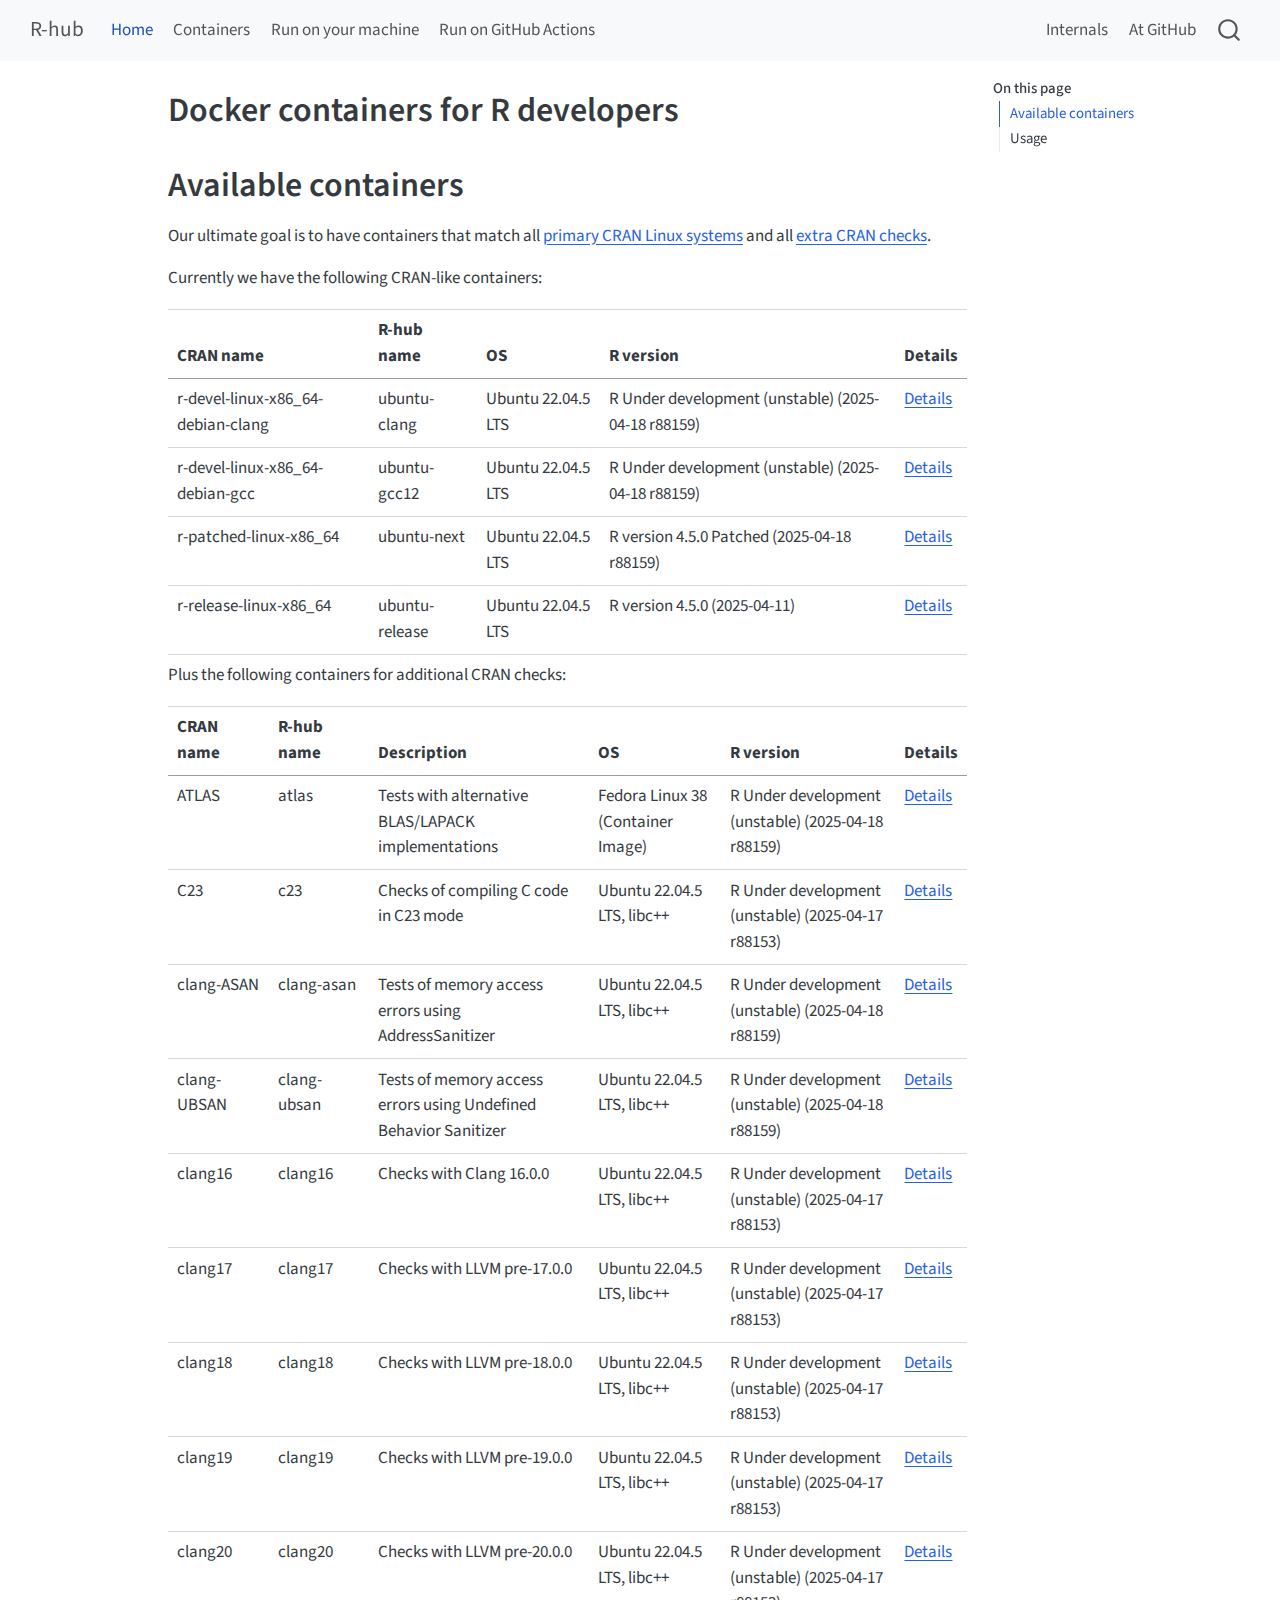
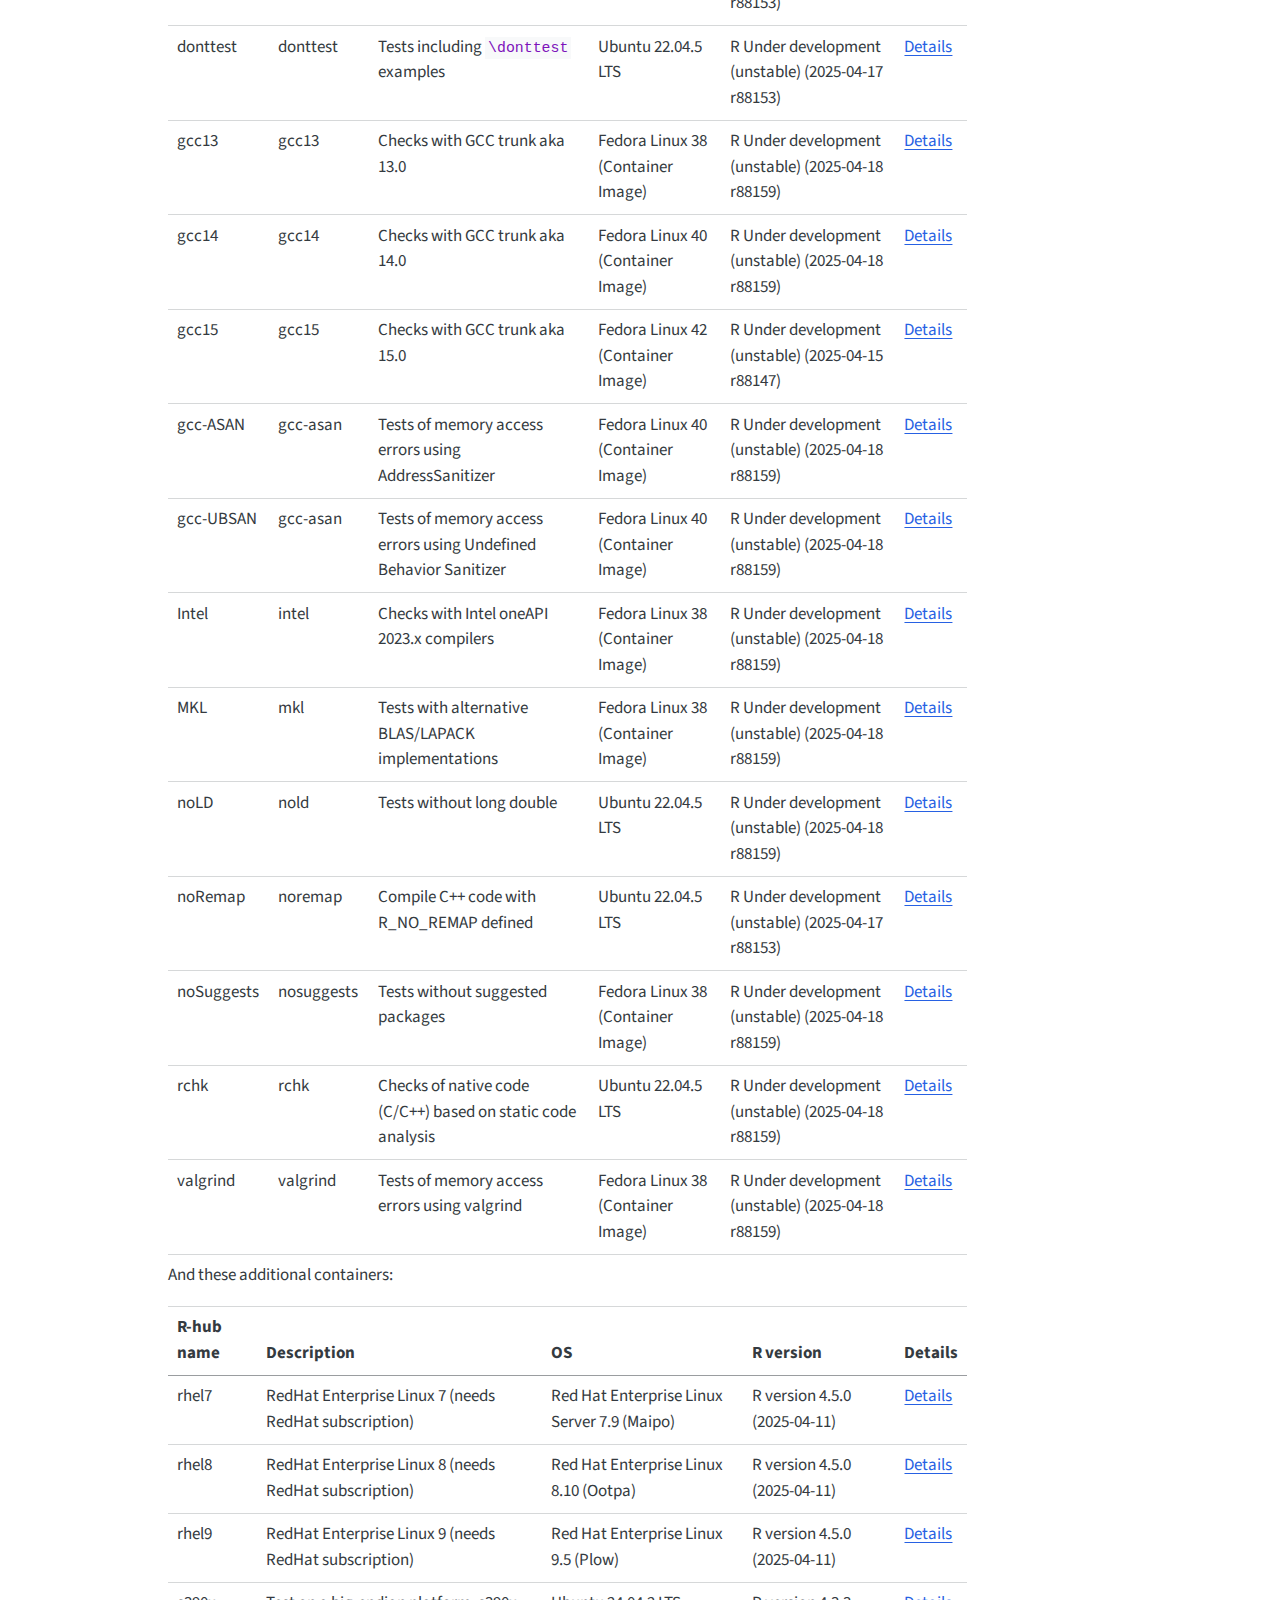
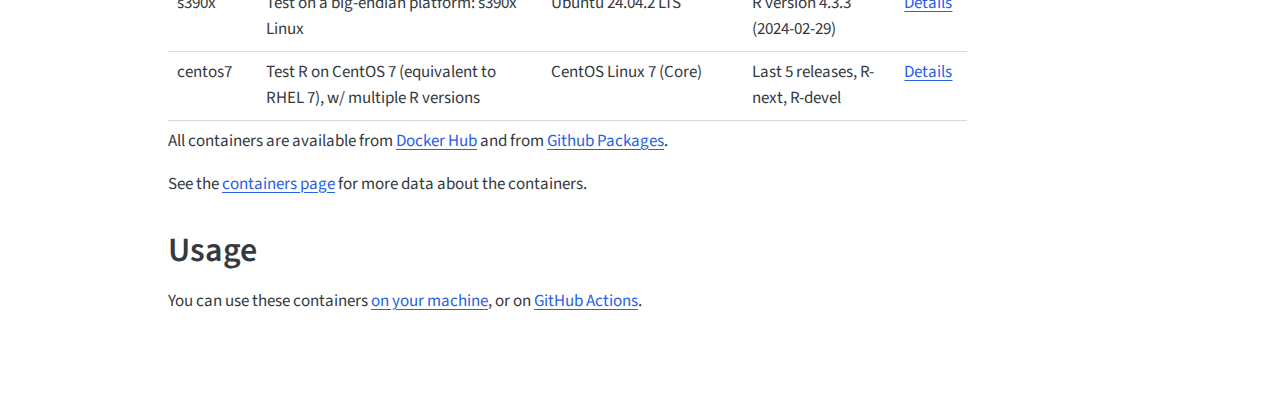
<file: index.html>
<!DOCTYPE html>
<html xmlns="http://www.w3.org/1999/xhtml" lang="en" xml:lang="en"><head>

<meta charset="utf-8">
<meta name="generator" content="quarto-1.6.43">

<meta name="viewport" content="width=device-width, initial-scale=1.0, user-scalable=yes">


<title>Docker containers for R developers – R-hub</title>
<style>
code{white-space: pre-wrap;}
span.smallcaps{font-variant: small-caps;}
div.columns{display: flex; gap: min(4vw, 1.5em);}
div.column{flex: auto; overflow-x: auto;}
div.hanging-indent{margin-left: 1.5em; text-indent: -1.5em;}
ul.task-list{list-style: none;}
ul.task-list li input[type="checkbox"] {
  width: 0.8em;
  margin: 0 0.8em 0.2em -1em; /* quarto-specific, see https://github.com/quarto-dev/quarto-cli/issues/4556 */ 
  vertical-align: middle;
}
</style>


<script src="site_libs/quarto-nav/quarto-nav.js"></script>
<script src="site_libs/quarto-nav/headroom.min.js"></script>
<script src="site_libs/clipboard/clipboard.min.js"></script>
<script src="site_libs/quarto-search/autocomplete.umd.js"></script>
<script src="site_libs/quarto-search/fuse.min.js"></script>
<script src="site_libs/quarto-search/quarto-search.js"></script>
<meta name="quarto:offset" content="./">
<script src="site_libs/quarto-html/quarto.js"></script>
<script src="site_libs/quarto-html/popper.min.js"></script>
<script src="site_libs/quarto-html/tippy.umd.min.js"></script>
<script src="site_libs/quarto-html/anchor.min.js"></script>
<link href="site_libs/quarto-html/tippy.css" rel="stylesheet">
<link href="site_libs/quarto-html/quarto-syntax-highlighting-d4d76bf8491c20bad77d141916dc28e1.css" rel="stylesheet" id="quarto-text-highlighting-styles">
<script src="site_libs/bootstrap/bootstrap.min.js"></script>
<link href="site_libs/bootstrap/bootstrap-icons.css" rel="stylesheet">
<link href="site_libs/bootstrap/bootstrap-8647a4a42273f773479d27c00df3f9ed.min.css" rel="stylesheet" append-hash="true" id="quarto-bootstrap" data-mode="light">
<script id="quarto-search-options" type="application/json">{
  "location": "navbar",
  "copy-button": false,
  "collapse-after": 3,
  "panel-placement": "end",
  "type": "overlay",
  "limit": 50,
  "keyboard-shortcut": [
    "f",
    "/",
    "s"
  ],
  "show-item-context": false,
  "language": {
    "search-no-results-text": "No results",
    "search-matching-documents-text": "matching documents",
    "search-copy-link-title": "Copy link to search",
    "search-hide-matches-text": "Hide additional matches",
    "search-more-match-text": "more match in this document",
    "search-more-matches-text": "more matches in this document",
    "search-clear-button-title": "Clear",
    "search-text-placeholder": "",
    "search-detached-cancel-button-title": "Cancel",
    "search-submit-button-title": "Submit",
    "search-label": "Search"
  }
}</script>


<link rel="stylesheet" href="styles.css">
</head>

<body class="nav-fixed">

<div id="quarto-search-results"></div>
  <header id="quarto-header" class="headroom fixed-top">
    <nav class="navbar navbar-expand-lg " data-bs-theme="dark">
      <div class="navbar-container container-fluid">
      <div class="navbar-brand-container mx-auto">
    <a class="navbar-brand" href="./index.html">
    <span class="navbar-title">R-hub</span>
    </a>
  </div>
            <div id="quarto-search" class="" title="Search"></div>
          <button class="navbar-toggler" type="button" data-bs-toggle="collapse" data-bs-target="#navbarCollapse" aria-controls="navbarCollapse" role="menu" aria-expanded="false" aria-label="Toggle navigation" onclick="if (window.quartoToggleHeadroom) { window.quartoToggleHeadroom(); }">
  <span class="navbar-toggler-icon"></span>
</button>
          <div class="collapse navbar-collapse" id="navbarCollapse">
            <ul class="navbar-nav navbar-nav-scroll me-auto">
  <li class="nav-item">
    <a class="nav-link active" href="./index.html" aria-current="page"> 
<span class="menu-text">Home</span></a>
  </li>  
  <li class="nav-item">
    <a class="nav-link" href="./containers.html"> 
<span class="menu-text">Containers</span></a>
  </li>  
  <li class="nav-item">
    <a class="nav-link" href="./local.html"> 
<span class="menu-text">Run on your machine</span></a>
  </li>  
  <li class="nav-item">
    <a class="nav-link" href="./gha.html"> 
<span class="menu-text">Run on GitHub Actions</span></a>
  </li>  
</ul>
            <ul class="navbar-nav navbar-nav-scroll ms-auto">
  <li class="nav-item">
    <a class="nav-link" href="./internals.html"> 
<span class="menu-text">Internals</span></a>
  </li>  
  <li class="nav-item">
    <a class="nav-link" href="https://github.com/r-hub/containers"> 
<span class="menu-text">At GitHub</span></a>
  </li>  
</ul>
          </div> <!-- /navcollapse -->
            <div class="quarto-navbar-tools">
</div>
      </div> <!-- /container-fluid -->
    </nav>
</header>
<!-- content -->
<div id="quarto-content" class="quarto-container page-columns page-rows-contents page-layout-article page-navbar">
<!-- sidebar -->
<!-- margin-sidebar -->
    <div id="quarto-margin-sidebar" class="sidebar margin-sidebar">
        <nav id="TOC" role="doc-toc" class="toc-active">
    <h2 id="toc-title">On this page</h2>
   
  <ul>
  <li><a href="#available-containers" id="toc-available-containers" class="nav-link active" data-scroll-target="#available-containers">Available containers</a></li>
  <li><a href="#usage" id="toc-usage" class="nav-link" data-scroll-target="#usage">Usage</a></li>
  </ul>
</nav>
    </div>
<!-- main -->
<main class="content" id="quarto-document-content">

<header id="title-block-header" class="quarto-title-block default">
<div class="quarto-title">
<h1 class="title">Docker containers for R developers</h1>
</div>



<div class="quarto-title-meta">

    
  
    
  </div>
  


</header>


<section id="available-containers" class="level1">
<h1>Available containers</h1>
<p>Our ultimate goal is to have containers that match all <a href="https://cran.r-project.org/web/checks/check_flavors.html">primary CRAN Linux systems</a> and all <a href="https://cran.r-project.org/web/checks/check_issue_kinds.html">extra CRAN checks</a>.</p>
<p>Currently we have the following CRAN-like containers:</p>
<table class="caption-top table">
<thead>
<tr class="header">
<th style="text-align: left;">CRAN name</th>
<th style="text-align: left;">R-hub name</th>
<th style="text-align: left;">OS</th>
<th style="text-align: left;">R version</th>
<th style="text-align: left;">Details</th>
</tr>
</thead>
<tbody>
<tr class="odd">
<td style="text-align: left;">r-devel-linux-x86_64-debian-clang</td>
<td style="text-align: left;">ubuntu-clang</td>
<td style="text-align: left;">Ubuntu 22.04.5 LTS</td>
<td style="text-align: left;">R Under development (unstable) (2025-04-18 r88159)</td>
<td style="text-align: left;"><a href="containers.html#ubuntu-clang">Details</a></td>
</tr>
<tr class="even">
<td style="text-align: left;">r-devel-linux-x86_64-debian-gcc</td>
<td style="text-align: left;">ubuntu-gcc12</td>
<td style="text-align: left;">Ubuntu 22.04.5 LTS</td>
<td style="text-align: left;">R Under development (unstable) (2025-04-18 r88159)</td>
<td style="text-align: left;"><a href="containers.html#ubuntu-gcc12">Details</a></td>
</tr>
<tr class="odd">
<td style="text-align: left;">r-patched-linux-x86_64</td>
<td style="text-align: left;">ubuntu-next</td>
<td style="text-align: left;">Ubuntu 22.04.5 LTS</td>
<td style="text-align: left;">R version 4.5.0 Patched (2025-04-18 r88159)</td>
<td style="text-align: left;"><a href="containers.html#ubuntu-next">Details</a></td>
</tr>
<tr class="even">
<td style="text-align: left;">r-release-linux-x86_64</td>
<td style="text-align: left;">ubuntu-release</td>
<td style="text-align: left;">Ubuntu 22.04.5 LTS</td>
<td style="text-align: left;">R version 4.5.0 (2025-04-11)</td>
<td style="text-align: left;"><a href="containers.html#ubuntu-release">Details</a></td>
</tr>
</tbody>
</table>
<p>Plus the following containers for additional CRAN checks:</p>
<table class="caption-top table">
<thead>
<tr class="header">
<th style="text-align: left;">CRAN name</th>
<th style="text-align: left;">R-hub name</th>
<th style="text-align: left;">Description</th>
<th style="text-align: left;">OS</th>
<th style="text-align: left;">R version</th>
<th>Details</th>
</tr>
</thead>
<tbody>
<tr class="odd">
<td style="text-align: left;">ATLAS</td>
<td style="text-align: left;">atlas</td>
<td style="text-align: left;">Tests with alternative BLAS/LAPACK implementations</td>
<td style="text-align: left;">Fedora Linux 38 (Container Image)</td>
<td style="text-align: left;">R Under development (unstable) (2025-04-18 r88159)</td>
<td><a href="containers.html#atlas">Details</a></td>
</tr>
<tr class="even">
<td style="text-align: left;">C23</td>
<td style="text-align: left;">c23</td>
<td style="text-align: left;">Checks of compiling C code in C23 mode</td>
<td style="text-align: left;">Ubuntu 22.04.5 LTS, libc++</td>
<td style="text-align: left;">R Under development (unstable) (2025-04-17 r88153)</td>
<td><a href="containers.html#c23">Details</a></td>
</tr>
<tr class="odd">
<td style="text-align: left;">clang-ASAN</td>
<td style="text-align: left;">clang-asan</td>
<td style="text-align: left;">Tests of memory access errors using AddressSanitizer</td>
<td style="text-align: left;">Ubuntu 22.04.5 LTS, libc++</td>
<td style="text-align: left;">R Under development (unstable) (2025-04-18 r88159)</td>
<td><a href="containers.html#clang-asan">Details</a></td>
</tr>
<tr class="even">
<td style="text-align: left;">clang-UBSAN</td>
<td style="text-align: left;">clang-ubsan</td>
<td style="text-align: left;">Tests of memory access errors using Undefined Behavior Sanitizer</td>
<td style="text-align: left;">Ubuntu 22.04.5 LTS, libc++</td>
<td style="text-align: left;">R Under development (unstable) (2025-04-18 r88159)</td>
<td><a href="containers.html#clang-ubsan">Details</a></td>
</tr>
<tr class="odd">
<td style="text-align: left;">clang16</td>
<td style="text-align: left;">clang16</td>
<td style="text-align: left;">Checks with Clang 16.0.0</td>
<td style="text-align: left;">Ubuntu 22.04.5 LTS, libc++</td>
<td style="text-align: left;">R Under development (unstable) (2025-04-17 r88153)</td>
<td><a href="containers.html#clang16">Details</a></td>
</tr>
<tr class="even">
<td style="text-align: left;">clang17</td>
<td style="text-align: left;">clang17</td>
<td style="text-align: left;">Checks with LLVM pre-17.0.0</td>
<td style="text-align: left;">Ubuntu 22.04.5 LTS, libc++</td>
<td style="text-align: left;">R Under development (unstable) (2025-04-17 r88153)</td>
<td><a href="containers.html#clang17">Details</a></td>
</tr>
<tr class="odd">
<td style="text-align: left;">clang18</td>
<td style="text-align: left;">clang18</td>
<td style="text-align: left;">Checks with LLVM pre-18.0.0</td>
<td style="text-align: left;">Ubuntu 22.04.5 LTS, libc++</td>
<td style="text-align: left;">R Under development (unstable) (2025-04-17 r88153)</td>
<td><a href="containers.html#clang18">Details</a></td>
</tr>
<tr class="even">
<td style="text-align: left;">clang19</td>
<td style="text-align: left;">clang19</td>
<td style="text-align: left;">Checks with LLVM pre-19.0.0</td>
<td style="text-align: left;">Ubuntu 22.04.5 LTS, libc++</td>
<td style="text-align: left;">R Under development (unstable) (2025-04-17 r88153)</td>
<td><a href="containers.html#clang19">Details</a></td>
</tr>
<tr class="odd">
<td style="text-align: left;">clang20</td>
<td style="text-align: left;">clang20</td>
<td style="text-align: left;">Checks with LLVM pre-20.0.0</td>
<td style="text-align: left;">Ubuntu 22.04.5 LTS, libc++</td>
<td style="text-align: left;">R Under development (unstable) (2025-04-17 r88153)</td>
<td><a href="containers.html#clang20">Details</a></td>
</tr>
<tr class="even">
<td style="text-align: left;">donttest</td>
<td style="text-align: left;">donttest</td>
<td style="text-align: left;">Tests including <code>\donttest</code> examples</td>
<td style="text-align: left;">Ubuntu 22.04.5 LTS</td>
<td style="text-align: left;">R Under development (unstable) (2025-04-17 r88153)</td>
<td><a href="containers.html#donttest">Details</a></td>
</tr>
<tr class="odd">
<td style="text-align: left;">gcc13</td>
<td style="text-align: left;">gcc13</td>
<td style="text-align: left;">Checks with GCC trunk aka 13.0</td>
<td style="text-align: left;">Fedora Linux 38 (Container Image)</td>
<td style="text-align: left;">R Under development (unstable) (2025-04-18 r88159)</td>
<td><a href="containers.html#gcc13">Details</a></td>
</tr>
<tr class="even">
<td style="text-align: left;">gcc14</td>
<td style="text-align: left;">gcc14</td>
<td style="text-align: left;">Checks with GCC trunk aka 14.0</td>
<td style="text-align: left;">Fedora Linux 40 (Container Image)</td>
<td style="text-align: left;">R Under development (unstable) (2025-04-18 r88159)</td>
<td><a href="containers.html#gcc14">Details</a></td>
</tr>
<tr class="odd">
<td style="text-align: left;">gcc15</td>
<td style="text-align: left;">gcc15</td>
<td style="text-align: left;">Checks with GCC trunk aka 15.0</td>
<td style="text-align: left;">Fedora Linux 42 (Container Image)</td>
<td style="text-align: left;">R Under development (unstable) (2025-04-15 r88147)</td>
<td><a href="containers.html#gcc15">Details</a></td>
</tr>
<tr class="even">
<td style="text-align: left;">gcc-ASAN</td>
<td style="text-align: left;">gcc-asan</td>
<td style="text-align: left;">Tests of memory access errors using AddressSanitizer</td>
<td style="text-align: left;">Fedora Linux 40 (Container Image)</td>
<td style="text-align: left;">R Under development (unstable) (2025-04-18 r88159)</td>
<td><a href="containers.html#gcc-asan">Details</a></td>
</tr>
<tr class="odd">
<td style="text-align: left;">gcc-UBSAN</td>
<td style="text-align: left;">gcc-asan</td>
<td style="text-align: left;">Tests of memory access errors using Undefined Behavior Sanitizer</td>
<td style="text-align: left;">Fedora Linux 40 (Container Image)</td>
<td style="text-align: left;">R Under development (unstable) (2025-04-18 r88159)</td>
<td><a href="containers.html#gcc-asan">Details</a></td>
</tr>
<tr class="even">
<td style="text-align: left;">Intel</td>
<td style="text-align: left;">intel</td>
<td style="text-align: left;">Checks with Intel oneAPI 2023.x compilers</td>
<td style="text-align: left;">Fedora Linux 38 (Container Image)</td>
<td style="text-align: left;">R Under development (unstable) (2025-04-18 r88159)</td>
<td><a href="containers.html#intel">Details</a></td>
</tr>
<tr class="odd">
<td style="text-align: left;">MKL</td>
<td style="text-align: left;">mkl</td>
<td style="text-align: left;">Tests with alternative BLAS/LAPACK implementations</td>
<td style="text-align: left;">Fedora Linux 38 (Container Image)</td>
<td style="text-align: left;">R Under development (unstable) (2025-04-18 r88159)</td>
<td><a href="containers.html#mkl">Details</a></td>
</tr>
<tr class="even">
<td style="text-align: left;">noLD</td>
<td style="text-align: left;">nold</td>
<td style="text-align: left;">Tests without long double</td>
<td style="text-align: left;">Ubuntu 22.04.5 LTS</td>
<td style="text-align: left;">R Under development (unstable) (2025-04-18 r88159)</td>
<td><a href="containers.html#nold">Details</a></td>
</tr>
<tr class="odd">
<td style="text-align: left;">noRemap</td>
<td style="text-align: left;">noremap</td>
<td style="text-align: left;">Compile C++ code with R_NO_REMAP defined</td>
<td style="text-align: left;">Ubuntu 22.04.5 LTS</td>
<td style="text-align: left;">R Under development (unstable) (2025-04-17 r88153)</td>
<td><a href="containers.html#noremap">Details</a></td>
</tr>
<tr class="even">
<td style="text-align: left;">noSuggests</td>
<td style="text-align: left;">nosuggests</td>
<td style="text-align: left;">Tests without suggested packages</td>
<td style="text-align: left;">Fedora Linux 38 (Container Image)</td>
<td style="text-align: left;">R Under development (unstable) (2025-04-18 r88159)</td>
<td><a href="containers.html#nosuggests">Details</a></td>
</tr>
<tr class="odd">
<td style="text-align: left;">rchk</td>
<td style="text-align: left;">rchk</td>
<td style="text-align: left;">Checks of native code (C/C++) based on static code analysis</td>
<td style="text-align: left;">Ubuntu 22.04.5 LTS</td>
<td style="text-align: left;">R Under development (unstable) (2025-04-18 r88159)</td>
<td><a href="containers.html#rchk">Details</a></td>
</tr>
<tr class="even">
<td style="text-align: left;">valgrind</td>
<td style="text-align: left;">valgrind</td>
<td style="text-align: left;">Tests of memory access errors using valgrind</td>
<td style="text-align: left;">Fedora Linux 38 (Container Image)</td>
<td style="text-align: left;">R Under development (unstable) (2025-04-18 r88159)</td>
<td><a href="containers.html#valgrind">Details</a></td>
</tr>
</tbody>
</table>
<p>And these additional containers:</p>
<table class="caption-top table">
<thead>
<tr class="header">
<th style="text-align: left;">R-hub name</th>
<th style="text-align: left;">Description</th>
<th style="text-align: left;">OS</th>
<th style="text-align: left;">R version</th>
<th>Details</th>
</tr>
</thead>
<tbody>
<tr class="odd">
<td style="text-align: left;">rhel7</td>
<td style="text-align: left;">RedHat Enterprise Linux 7 (needs RedHat subscription)</td>
<td style="text-align: left;">Red Hat Enterprise Linux Server 7.9 (Maipo)</td>
<td style="text-align: left;">R version 4.5.0 (2025-04-11)</td>
<td><a href="containers.html#rhel7">Details</a></td>
</tr>
<tr class="even">
<td style="text-align: left;">rhel8</td>
<td style="text-align: left;">RedHat Enterprise Linux 8 (needs RedHat subscription)</td>
<td style="text-align: left;">Red Hat Enterprise Linux 8.10 (Ootpa)</td>
<td style="text-align: left;">R version 4.5.0 (2025-04-11)</td>
<td><a href="containers.html#rhel8">Details</a></td>
</tr>
<tr class="odd">
<td style="text-align: left;">rhel9</td>
<td style="text-align: left;">RedHat Enterprise Linux 9 (needs RedHat subscription)</td>
<td style="text-align: left;">Red Hat Enterprise Linux 9.5 (Plow)</td>
<td style="text-align: left;">R version 4.5.0 (2025-04-11)</td>
<td><a href="containers.html#rhel9">Details</a></td>
</tr>
<tr class="even">
<td style="text-align: left;">s390x</td>
<td style="text-align: left;">Test on a big-endian platform: s390x Linux</td>
<td style="text-align: left;">Ubuntu 24.04.2 LTS</td>
<td style="text-align: left;">R version 4.3.3 (2024-02-29)</td>
<td><a href="containers.html#s390x">Details</a></td>
</tr>
<tr class="odd">
<td style="text-align: left;">centos7</td>
<td style="text-align: left;">Test R on CentOS 7 (equivalent to RHEL 7), w/ multiple R versions</td>
<td style="text-align: left;">CentOS Linux 7 (Core)</td>
<td style="text-align: left;">Last 5 releases, R-next, R-devel</td>
<td><a href="containers.html#centos7">Details</a></td>
</tr>
</tbody>
</table>
<p>All containers are available from <a href="https://hub.docker.com/u/rhub">Docker Hub</a> and from <a href="https://github.com/orgs/r-hub/packages?repo_name=containers">Github Packages</a>.</p>
<p>See the <a href="containers.html">containers page</a> for more data about the containers.</p>
</section>
<section id="usage" class="level1">
<h1>Usage</h1>
<p>You can use these containers <a href="local.html">on your machine</a>, or on <a href="gha.html">GitHub Actions</a>.</p>


</section>

</main> <!-- /main -->
<script id="quarto-html-after-body" type="application/javascript">
window.document.addEventListener("DOMContentLoaded", function (event) {
  const toggleBodyColorMode = (bsSheetEl) => {
    const mode = bsSheetEl.getAttribute("data-mode");
    const bodyEl = window.document.querySelector("body");
    if (mode === "dark") {
      bodyEl.classList.add("quarto-dark");
      bodyEl.classList.remove("quarto-light");
    } else {
      bodyEl.classList.add("quarto-light");
      bodyEl.classList.remove("quarto-dark");
    }
  }
  const toggleBodyColorPrimary = () => {
    const bsSheetEl = window.document.querySelector("link#quarto-bootstrap");
    if (bsSheetEl) {
      toggleBodyColorMode(bsSheetEl);
    }
  }
  toggleBodyColorPrimary();  
  const icon = "";
  const anchorJS = new window.AnchorJS();
  anchorJS.options = {
    placement: 'right',
    icon: icon
  };
  anchorJS.add('.anchored');
  const isCodeAnnotation = (el) => {
    for (const clz of el.classList) {
      if (clz.startsWith('code-annotation-')) {                     
        return true;
      }
    }
    return false;
  }
  const onCopySuccess = function(e) {
    // button target
    const button = e.trigger;
    // don't keep focus
    button.blur();
    // flash "checked"
    button.classList.add('code-copy-button-checked');
    var currentTitle = button.getAttribute("title");
    button.setAttribute("title", "Copied!");
    let tooltip;
    if (window.bootstrap) {
      button.setAttribute("data-bs-toggle", "tooltip");
      button.setAttribute("data-bs-placement", "left");
      button.setAttribute("data-bs-title", "Copied!");
      tooltip = new bootstrap.Tooltip(button, 
        { trigger: "manual", 
          customClass: "code-copy-button-tooltip",
          offset: [0, -8]});
      tooltip.show();    
    }
    setTimeout(function() {
      if (tooltip) {
        tooltip.hide();
        button.removeAttribute("data-bs-title");
        button.removeAttribute("data-bs-toggle");
        button.removeAttribute("data-bs-placement");
      }
      button.setAttribute("title", currentTitle);
      button.classList.remove('code-copy-button-checked');
    }, 1000);
    // clear code selection
    e.clearSelection();
  }
  const getTextToCopy = function(trigger) {
      const codeEl = trigger.previousElementSibling.cloneNode(true);
      for (const childEl of codeEl.children) {
        if (isCodeAnnotation(childEl)) {
          childEl.remove();
        }
      }
      return codeEl.innerText;
  }
  const clipboard = new window.ClipboardJS('.code-copy-button:not([data-in-quarto-modal])', {
    text: getTextToCopy
  });
  clipboard.on('success', onCopySuccess);
  if (window.document.getElementById('quarto-embedded-source-code-modal')) {
    const clipboardModal = new window.ClipboardJS('.code-copy-button[data-in-quarto-modal]', {
      text: getTextToCopy,
      container: window.document.getElementById('quarto-embedded-source-code-modal')
    });
    clipboardModal.on('success', onCopySuccess);
  }
    var localhostRegex = new RegExp(/^(?:http|https):\/\/localhost\:?[0-9]*\//);
    var mailtoRegex = new RegExp(/^mailto:/);
      var filterRegex = new RegExp("https:\/\/r-hub\.github\.io\/containers\/");
    var isInternal = (href) => {
        return filterRegex.test(href) || localhostRegex.test(href) || mailtoRegex.test(href);
    }
    // Inspect non-navigation links and adorn them if external
 	var links = window.document.querySelectorAll('a[href]:not(.nav-link):not(.navbar-brand):not(.toc-action):not(.sidebar-link):not(.sidebar-item-toggle):not(.pagination-link):not(.no-external):not([aria-hidden]):not(.dropdown-item):not(.quarto-navigation-tool):not(.about-link)');
    for (var i=0; i<links.length; i++) {
      const link = links[i];
      if (!isInternal(link.href)) {
        // undo the damage that might have been done by quarto-nav.js in the case of
        // links that we want to consider external
        if (link.dataset.originalHref !== undefined) {
          link.href = link.dataset.originalHref;
        }
      }
    }
  function tippyHover(el, contentFn, onTriggerFn, onUntriggerFn) {
    const config = {
      allowHTML: true,
      maxWidth: 500,
      delay: 100,
      arrow: false,
      appendTo: function(el) {
          return el.parentElement;
      },
      interactive: true,
      interactiveBorder: 10,
      theme: 'quarto',
      placement: 'bottom-start',
    };
    if (contentFn) {
      config.content = contentFn;
    }
    if (onTriggerFn) {
      config.onTrigger = onTriggerFn;
    }
    if (onUntriggerFn) {
      config.onUntrigger = onUntriggerFn;
    }
    window.tippy(el, config); 
  }
  const noterefs = window.document.querySelectorAll('a[role="doc-noteref"]');
  for (var i=0; i<noterefs.length; i++) {
    const ref = noterefs[i];
    tippyHover(ref, function() {
      // use id or data attribute instead here
      let href = ref.getAttribute('data-footnote-href') || ref.getAttribute('href');
      try { href = new URL(href).hash; } catch {}
      const id = href.replace(/^#\/?/, "");
      const note = window.document.getElementById(id);
      if (note) {
        return note.innerHTML;
      } else {
        return "";
      }
    });
  }
  const xrefs = window.document.querySelectorAll('a.quarto-xref');
  const processXRef = (id, note) => {
    // Strip column container classes
    const stripColumnClz = (el) => {
      el.classList.remove("page-full", "page-columns");
      if (el.children) {
        for (const child of el.children) {
          stripColumnClz(child);
        }
      }
    }
    stripColumnClz(note)
    if (id === null || id.startsWith('sec-')) {
      // Special case sections, only their first couple elements
      const container = document.createElement("div");
      if (note.children && note.children.length > 2) {
        container.appendChild(note.children[0].cloneNode(true));
        for (let i = 1; i < note.children.length; i++) {
          const child = note.children[i];
          if (child.tagName === "P" && child.innerText === "") {
            continue;
          } else {
            container.appendChild(child.cloneNode(true));
            break;
          }
        }
        if (window.Quarto?.typesetMath) {
          window.Quarto.typesetMath(container);
        }
        return container.innerHTML
      } else {
        if (window.Quarto?.typesetMath) {
          window.Quarto.typesetMath(note);
        }
        return note.innerHTML;
      }
    } else {
      // Remove any anchor links if they are present
      const anchorLink = note.querySelector('a.anchorjs-link');
      if (anchorLink) {
        anchorLink.remove();
      }
      if (window.Quarto?.typesetMath) {
        window.Quarto.typesetMath(note);
      }
      if (note.classList.contains("callout")) {
        return note.outerHTML;
      } else {
        return note.innerHTML;
      }
    }
  }
  for (var i=0; i<xrefs.length; i++) {
    const xref = xrefs[i];
    tippyHover(xref, undefined, function(instance) {
      instance.disable();
      let url = xref.getAttribute('href');
      let hash = undefined; 
      if (url.startsWith('#')) {
        hash = url;
      } else {
        try { hash = new URL(url).hash; } catch {}
      }
      if (hash) {
        const id = hash.replace(/^#\/?/, "");
        const note = window.document.getElementById(id);
        if (note !== null) {
          try {
            const html = processXRef(id, note.cloneNode(true));
            instance.setContent(html);
          } finally {
            instance.enable();
            instance.show();
          }
        } else {
          // See if we can fetch this
          fetch(url.split('#')[0])
          .then(res => res.text())
          .then(html => {
            const parser = new DOMParser();
            const htmlDoc = parser.parseFromString(html, "text/html");
            const note = htmlDoc.getElementById(id);
            if (note !== null) {
              const html = processXRef(id, note);
              instance.setContent(html);
            } 
          }).finally(() => {
            instance.enable();
            instance.show();
          });
        }
      } else {
        // See if we can fetch a full url (with no hash to target)
        // This is a special case and we should probably do some content thinning / targeting
        fetch(url)
        .then(res => res.text())
        .then(html => {
          const parser = new DOMParser();
          const htmlDoc = parser.parseFromString(html, "text/html");
          const note = htmlDoc.querySelector('main.content');
          if (note !== null) {
            // This should only happen for chapter cross references
            // (since there is no id in the URL)
            // remove the first header
            if (note.children.length > 0 && note.children[0].tagName === "HEADER") {
              note.children[0].remove();
            }
            const html = processXRef(null, note);
            instance.setContent(html);
          } 
        }).finally(() => {
          instance.enable();
          instance.show();
        });
      }
    }, function(instance) {
    });
  }
      let selectedAnnoteEl;
      const selectorForAnnotation = ( cell, annotation) => {
        let cellAttr = 'data-code-cell="' + cell + '"';
        let lineAttr = 'data-code-annotation="' +  annotation + '"';
        const selector = 'span[' + cellAttr + '][' + lineAttr + ']';
        return selector;
      }
      const selectCodeLines = (annoteEl) => {
        const doc = window.document;
        const targetCell = annoteEl.getAttribute("data-target-cell");
        const targetAnnotation = annoteEl.getAttribute("data-target-annotation");
        const annoteSpan = window.document.querySelector(selectorForAnnotation(targetCell, targetAnnotation));
        const lines = annoteSpan.getAttribute("data-code-lines").split(",");
        const lineIds = lines.map((line) => {
          return targetCell + "-" + line;
        })
        let top = null;
        let height = null;
        let parent = null;
        if (lineIds.length > 0) {
            //compute the position of the single el (top and bottom and make a div)
            const el = window.document.getElementById(lineIds[0]);
            top = el.offsetTop;
            height = el.offsetHeight;
            parent = el.parentElement.parentElement;
          if (lineIds.length > 1) {
            const lastEl = window.document.getElementById(lineIds[lineIds.length - 1]);
            const bottom = lastEl.offsetTop + lastEl.offsetHeight;
            height = bottom - top;
          }
          if (top !== null && height !== null && parent !== null) {
            // cook up a div (if necessary) and position it 
            let div = window.document.getElementById("code-annotation-line-highlight");
            if (div === null) {
              div = window.document.createElement("div");
              div.setAttribute("id", "code-annotation-line-highlight");
              div.style.position = 'absolute';
              parent.appendChild(div);
            }
            div.style.top = top - 2 + "px";
            div.style.height = height + 4 + "px";
            div.style.left = 0;
            let gutterDiv = window.document.getElementById("code-annotation-line-highlight-gutter");
            if (gutterDiv === null) {
              gutterDiv = window.document.createElement("div");
              gutterDiv.setAttribute("id", "code-annotation-line-highlight-gutter");
              gutterDiv.style.position = 'absolute';
              const codeCell = window.document.getElementById(targetCell);
              const gutter = codeCell.querySelector('.code-annotation-gutter');
              gutter.appendChild(gutterDiv);
            }
            gutterDiv.style.top = top - 2 + "px";
            gutterDiv.style.height = height + 4 + "px";
          }
          selectedAnnoteEl = annoteEl;
        }
      };
      const unselectCodeLines = () => {
        const elementsIds = ["code-annotation-line-highlight", "code-annotation-line-highlight-gutter"];
        elementsIds.forEach((elId) => {
          const div = window.document.getElementById(elId);
          if (div) {
            div.remove();
          }
        });
        selectedAnnoteEl = undefined;
      };
        // Handle positioning of the toggle
    window.addEventListener(
      "resize",
      throttle(() => {
        elRect = undefined;
        if (selectedAnnoteEl) {
          selectCodeLines(selectedAnnoteEl);
        }
      }, 10)
    );
    function throttle(fn, ms) {
    let throttle = false;
    let timer;
      return (...args) => {
        if(!throttle) { // first call gets through
            fn.apply(this, args);
            throttle = true;
        } else { // all the others get throttled
            if(timer) clearTimeout(timer); // cancel #2
            timer = setTimeout(() => {
              fn.apply(this, args);
              timer = throttle = false;
            }, ms);
        }
      };
    }
      // Attach click handler to the DT
      const annoteDls = window.document.querySelectorAll('dt[data-target-cell]');
      for (const annoteDlNode of annoteDls) {
        annoteDlNode.addEventListener('click', (event) => {
          const clickedEl = event.target;
          if (clickedEl !== selectedAnnoteEl) {
            unselectCodeLines();
            const activeEl = window.document.querySelector('dt[data-target-cell].code-annotation-active');
            if (activeEl) {
              activeEl.classList.remove('code-annotation-active');
            }
            selectCodeLines(clickedEl);
            clickedEl.classList.add('code-annotation-active');
          } else {
            // Unselect the line
            unselectCodeLines();
            clickedEl.classList.remove('code-annotation-active');
          }
        });
      }
  const findCites = (el) => {
    const parentEl = el.parentElement;
    if (parentEl) {
      const cites = parentEl.dataset.cites;
      if (cites) {
        return {
          el,
          cites: cites.split(' ')
        };
      } else {
        return findCites(el.parentElement)
      }
    } else {
      return undefined;
    }
  };
  var bibliorefs = window.document.querySelectorAll('a[role="doc-biblioref"]');
  for (var i=0; i<bibliorefs.length; i++) {
    const ref = bibliorefs[i];
    const citeInfo = findCites(ref);
    if (citeInfo) {
      tippyHover(citeInfo.el, function() {
        var popup = window.document.createElement('div');
        citeInfo.cites.forEach(function(cite) {
          var citeDiv = window.document.createElement('div');
          citeDiv.classList.add('hanging-indent');
          citeDiv.classList.add('csl-entry');
          var biblioDiv = window.document.getElementById('ref-' + cite);
          if (biblioDiv) {
            citeDiv.innerHTML = biblioDiv.innerHTML;
          }
          popup.appendChild(citeDiv);
        });
        return popup.innerHTML;
      });
    }
  }
});
</script>
</div> <!-- /content -->




</body></html>
</file>
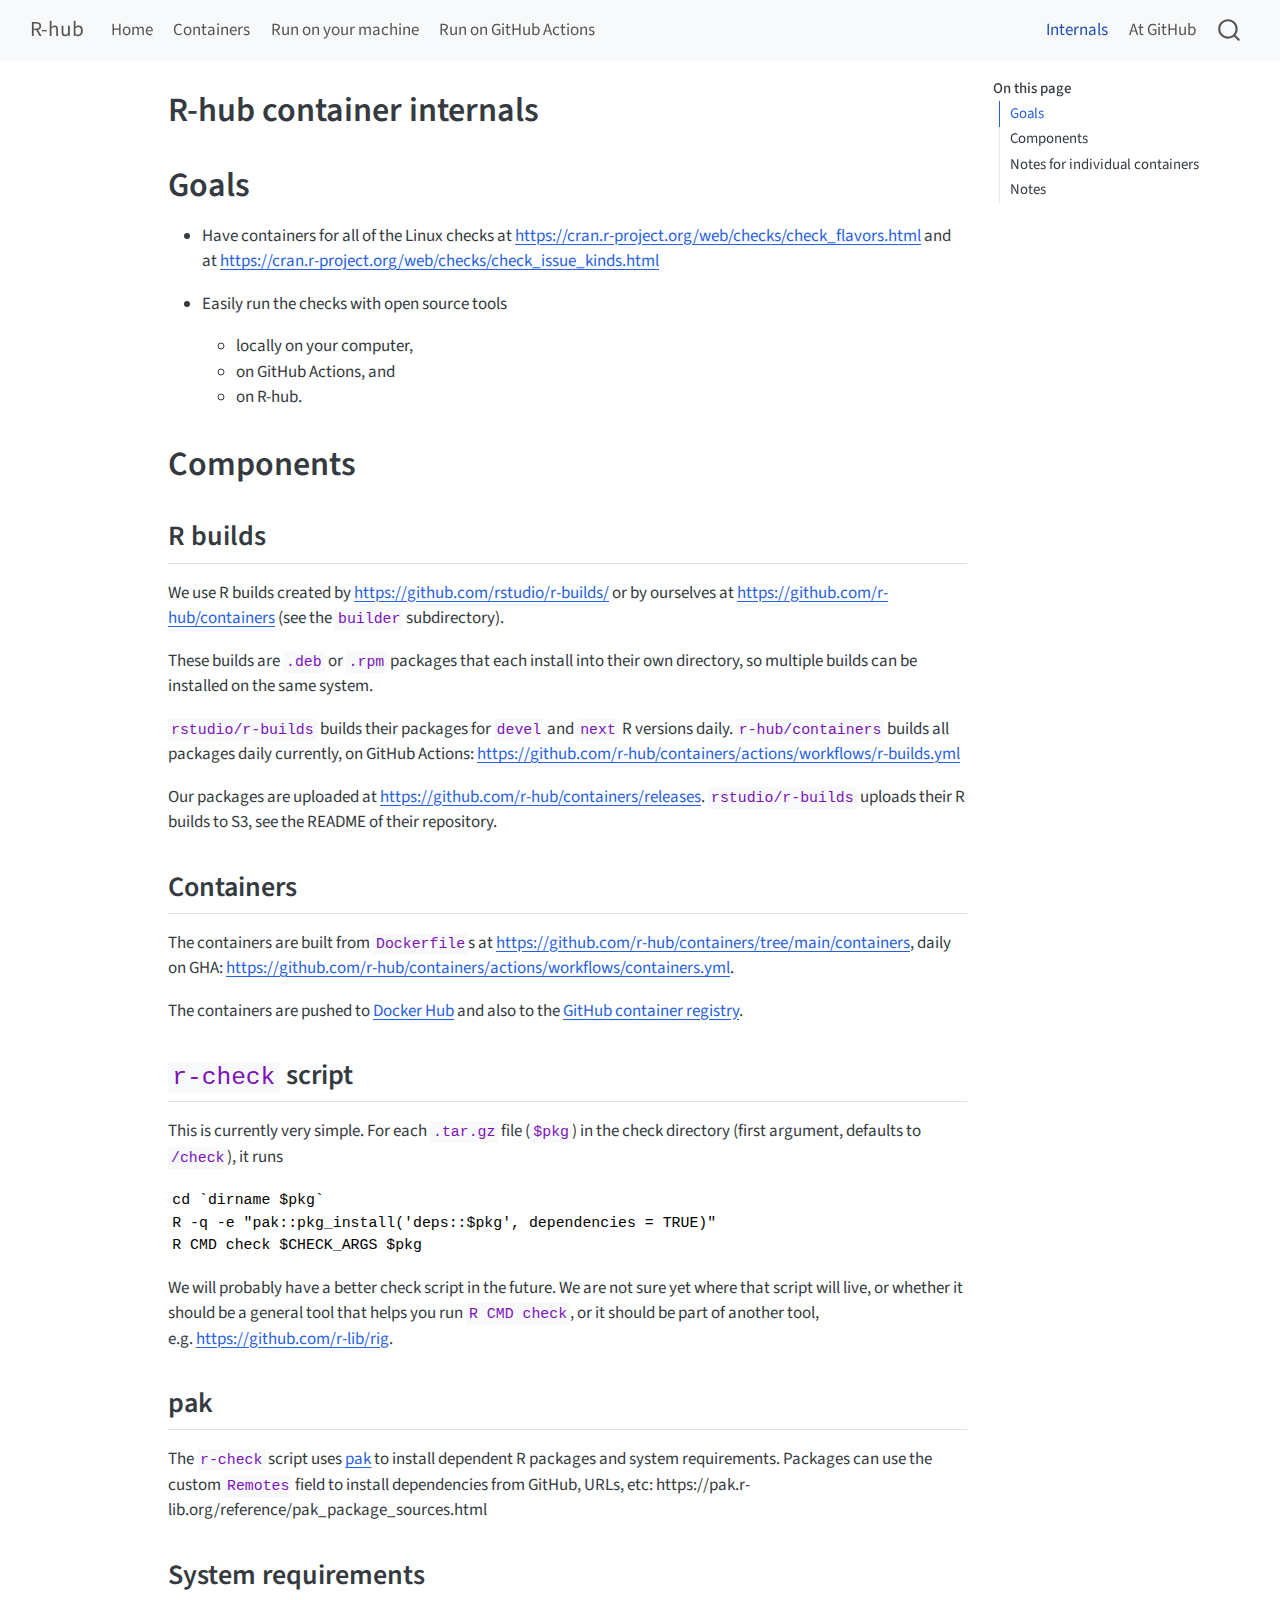
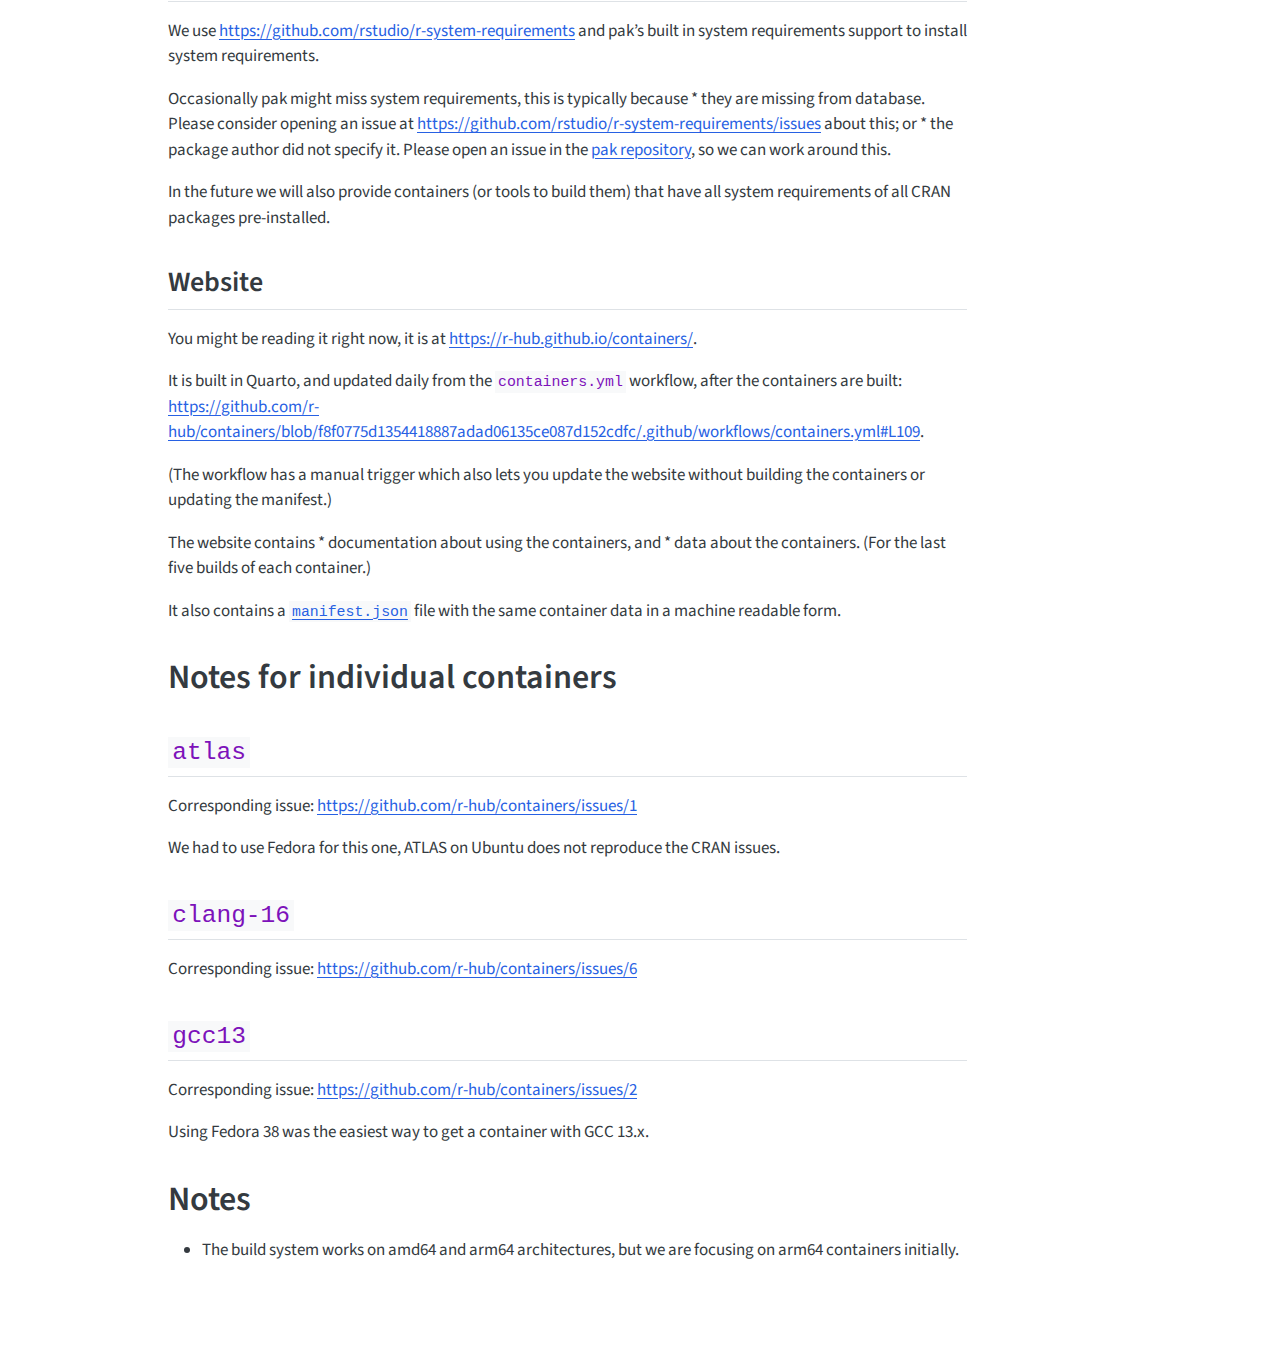
<file: internals.html>
<!DOCTYPE html>
<html xmlns="http://www.w3.org/1999/xhtml" lang="en" xml:lang="en"><head>

<meta charset="utf-8">
<meta name="generator" content="quarto-1.6.43">

<meta name="viewport" content="width=device-width, initial-scale=1.0, user-scalable=yes">


<title>R-hub container internals – R-hub</title>
<style>
code{white-space: pre-wrap;}
span.smallcaps{font-variant: small-caps;}
div.columns{display: flex; gap: min(4vw, 1.5em);}
div.column{flex: auto; overflow-x: auto;}
div.hanging-indent{margin-left: 1.5em; text-indent: -1.5em;}
ul.task-list{list-style: none;}
ul.task-list li input[type="checkbox"] {
  width: 0.8em;
  margin: 0 0.8em 0.2em -1em; /* quarto-specific, see https://github.com/quarto-dev/quarto-cli/issues/4556 */ 
  vertical-align: middle;
}
</style>


<script src="site_libs/quarto-nav/quarto-nav.js"></script>
<script src="site_libs/quarto-nav/headroom.min.js"></script>
<script src="site_libs/clipboard/clipboard.min.js"></script>
<script src="site_libs/quarto-search/autocomplete.umd.js"></script>
<script src="site_libs/quarto-search/fuse.min.js"></script>
<script src="site_libs/quarto-search/quarto-search.js"></script>
<meta name="quarto:offset" content="./">
<script src="site_libs/quarto-html/quarto.js"></script>
<script src="site_libs/quarto-html/popper.min.js"></script>
<script src="site_libs/quarto-html/tippy.umd.min.js"></script>
<script src="site_libs/quarto-html/anchor.min.js"></script>
<link href="site_libs/quarto-html/tippy.css" rel="stylesheet">
<link href="site_libs/quarto-html/quarto-syntax-highlighting-d4d76bf8491c20bad77d141916dc28e1.css" rel="stylesheet" id="quarto-text-highlighting-styles">
<script src="site_libs/bootstrap/bootstrap.min.js"></script>
<link href="site_libs/bootstrap/bootstrap-icons.css" rel="stylesheet">
<link href="site_libs/bootstrap/bootstrap-8647a4a42273f773479d27c00df3f9ed.min.css" rel="stylesheet" append-hash="true" id="quarto-bootstrap" data-mode="light">
<script id="quarto-search-options" type="application/json">{
  "location": "navbar",
  "copy-button": false,
  "collapse-after": 3,
  "panel-placement": "end",
  "type": "overlay",
  "limit": 50,
  "keyboard-shortcut": [
    "f",
    "/",
    "s"
  ],
  "show-item-context": false,
  "language": {
    "search-no-results-text": "No results",
    "search-matching-documents-text": "matching documents",
    "search-copy-link-title": "Copy link to search",
    "search-hide-matches-text": "Hide additional matches",
    "search-more-match-text": "more match in this document",
    "search-more-matches-text": "more matches in this document",
    "search-clear-button-title": "Clear",
    "search-text-placeholder": "",
    "search-detached-cancel-button-title": "Cancel",
    "search-submit-button-title": "Submit",
    "search-label": "Search"
  }
}</script>


<link rel="stylesheet" href="styles.css">
</head>

<body class="nav-fixed">

<div id="quarto-search-results"></div>
  <header id="quarto-header" class="headroom fixed-top">
    <nav class="navbar navbar-expand-lg " data-bs-theme="dark">
      <div class="navbar-container container-fluid">
      <div class="navbar-brand-container mx-auto">
    <a class="navbar-brand" href="./index.html">
    <span class="navbar-title">R-hub</span>
    </a>
  </div>
            <div id="quarto-search" class="" title="Search"></div>
          <button class="navbar-toggler" type="button" data-bs-toggle="collapse" data-bs-target="#navbarCollapse" aria-controls="navbarCollapse" role="menu" aria-expanded="false" aria-label="Toggle navigation" onclick="if (window.quartoToggleHeadroom) { window.quartoToggleHeadroom(); }">
  <span class="navbar-toggler-icon"></span>
</button>
          <div class="collapse navbar-collapse" id="navbarCollapse">
            <ul class="navbar-nav navbar-nav-scroll me-auto">
  <li class="nav-item">
    <a class="nav-link" href="./index.html"> 
<span class="menu-text">Home</span></a>
  </li>  
  <li class="nav-item">
    <a class="nav-link" href="./containers.html"> 
<span class="menu-text">Containers</span></a>
  </li>  
  <li class="nav-item">
    <a class="nav-link" href="./local.html"> 
<span class="menu-text">Run on your machine</span></a>
  </li>  
  <li class="nav-item">
    <a class="nav-link" href="./gha.html"> 
<span class="menu-text">Run on GitHub Actions</span></a>
  </li>  
</ul>
            <ul class="navbar-nav navbar-nav-scroll ms-auto">
  <li class="nav-item">
    <a class="nav-link active" href="./internals.html" aria-current="page"> 
<span class="menu-text">Internals</span></a>
  </li>  
  <li class="nav-item">
    <a class="nav-link" href="https://github.com/r-hub/containers"> 
<span class="menu-text">At GitHub</span></a>
  </li>  
</ul>
          </div> <!-- /navcollapse -->
            <div class="quarto-navbar-tools">
</div>
      </div> <!-- /container-fluid -->
    </nav>
</header>
<!-- content -->
<div id="quarto-content" class="quarto-container page-columns page-rows-contents page-layout-article page-navbar">
<!-- sidebar -->
<!-- margin-sidebar -->
    <div id="quarto-margin-sidebar" class="sidebar margin-sidebar">
        <nav id="TOC" role="doc-toc" class="toc-active">
    <h2 id="toc-title">On this page</h2>
   
  <ul>
  <li><a href="#goals" id="toc-goals" class="nav-link active" data-scroll-target="#goals">Goals</a></li>
  <li><a href="#components" id="toc-components" class="nav-link" data-scroll-target="#components">Components</a>
  <ul class="collapse">
  <li><a href="#r-builds" id="toc-r-builds" class="nav-link" data-scroll-target="#r-builds">R builds</a></li>
  <li><a href="#containers" id="toc-containers" class="nav-link" data-scroll-target="#containers">Containers</a></li>
  <li><a href="#r-check-script" id="toc-r-check-script" class="nav-link" data-scroll-target="#r-check-script"><code>r-check</code> script</a></li>
  <li><a href="#pak" id="toc-pak" class="nav-link" data-scroll-target="#pak">pak</a></li>
  <li><a href="#system-requirements" id="toc-system-requirements" class="nav-link" data-scroll-target="#system-requirements">System requirements</a></li>
  <li><a href="#website" id="toc-website" class="nav-link" data-scroll-target="#website">Website</a></li>
  </ul></li>
  <li><a href="#notes-for-individual-containers" id="toc-notes-for-individual-containers" class="nav-link" data-scroll-target="#notes-for-individual-containers">Notes for individual containers</a>
  <ul class="collapse">
  <li><a href="#atlas" id="toc-atlas" class="nav-link" data-scroll-target="#atlas"><code>atlas</code></a></li>
  <li><a href="#clang-16" id="toc-clang-16" class="nav-link" data-scroll-target="#clang-16"><code>clang-16</code></a></li>
  <li><a href="#gcc13" id="toc-gcc13" class="nav-link" data-scroll-target="#gcc13"><code>gcc13</code></a></li>
  </ul></li>
  <li><a href="#notes" id="toc-notes" class="nav-link" data-scroll-target="#notes">Notes</a></li>
  </ul>
</nav>
    </div>
<!-- main -->
<main class="content" id="quarto-document-content">

<header id="title-block-header" class="quarto-title-block default">
<div class="quarto-title">
<h1 class="title">R-hub container internals</h1>
</div>



<div class="quarto-title-meta">

    
  
    
  </div>
  


</header>


<section id="goals" class="level1">
<h1>Goals</h1>
<ul>
<li><p>Have containers for all of the Linux checks at <a href="https://cran.r-project.org/web/checks/check_flavors.html" class="uri">https://cran.r-project.org/web/checks/check_flavors.html</a> and at <a href="https://cran.r-project.org/web/checks/check_issue_kinds.html" class="uri">https://cran.r-project.org/web/checks/check_issue_kinds.html</a></p></li>
<li><p>Easily run the checks with open source tools</p>
<ul>
<li>locally on your computer,</li>
<li>on GitHub Actions, and</li>
<li>on R-hub.</li>
</ul></li>
</ul>
</section>
<section id="components" class="level1">
<h1>Components</h1>
<section id="r-builds" class="level2">
<h2 class="anchored" data-anchor-id="r-builds">R builds</h2>
<p>We use R builds created by <a href="https://github.com/rstudio/r-builds/" class="uri">https://github.com/rstudio/r-builds/</a> or by ourselves at <a href="https://github.com/r-hub/containers" class="uri">https://github.com/r-hub/containers</a> (see the <code>builder</code> subdirectory).</p>
<p>These builds are <code>.deb</code> or <code>.rpm</code> packages that each install into their own directory, so multiple builds can be installed on the same system.</p>
<p><code>rstudio/r-builds</code> builds their packages for <code>devel</code> and <code>next</code> R versions daily. <code>r-hub/containers</code> builds all packages daily currently, on GitHub Actions: <a href="https://github.com/r-hub/containers/actions/workflows/r-builds.yml" class="uri">https://github.com/r-hub/containers/actions/workflows/r-builds.yml</a></p>
<p>Our packages are uploaded at <a href="https://github.com/r-hub/containers/releases" class="uri">https://github.com/r-hub/containers/releases</a>. <code>rstudio/r-builds</code> uploads their R builds to S3, see the README of their repository.</p>
</section>
<section id="containers" class="level2">
<h2 class="anchored" data-anchor-id="containers">Containers</h2>
<p>The containers are built from <code>Dockerfile</code>s at <a href="https://github.com/r-hub/containers/tree/main/containers" class="uri">https://github.com/r-hub/containers/tree/main/containers</a>, daily on GHA: <a href="https://github.com/r-hub/containers/actions/workflows/containers.yml" class="uri">https://github.com/r-hub/containers/actions/workflows/containers.yml</a>.</p>
<p>The containers are pushed to <a href="https://hub.docker.com/u/rhub">Docker Hub</a> and also to the <a href="https://github.com/orgs/r-hub/packages?repo_name=containers">GitHub container registry</a>.</p>
</section>
<section id="r-check-script" class="level2">
<h2 class="anchored" data-anchor-id="r-check-script"><code>r-check</code> script</h2>
<p>This is currently very simple. For each <code>.tar.gz</code> file (<code>$pkg</code>) in the check directory (first argument, defaults to <code>/check</code>), it runs</p>
<pre><code>cd `dirname $pkg`
R -q -e "pak::pkg_install('deps::$pkg', dependencies = TRUE)"
R CMD check $CHECK_ARGS $pkg</code></pre>
<p>We will probably have a better check script in the future. We are not sure yet where that script will live, or whether it should be a general tool that helps you run <code>R CMD check</code>, or it should be part of another tool, e.g.&nbsp;<a href="https://github.com/r-lib/rig" class="uri">https://github.com/r-lib/rig</a>.</p>
</section>
<section id="pak" class="level2">
<h2 class="anchored" data-anchor-id="pak">pak</h2>
<p>The <code>r-check</code> script uses <a href="https://github.com/r-lib/pak">pak</a> to install dependent R packages and system requirements. Packages can use the custom <code>Remotes</code> field to install dependencies from GitHub, URLs, etc: https://pak.r-lib.org/reference/pak_package_sources.html</p>
</section>
<section id="system-requirements" class="level2">
<h2 class="anchored" data-anchor-id="system-requirements">System requirements</h2>
<p>We use <a href="https://github.com/rstudio/r-system-requirements" class="uri">https://github.com/rstudio/r-system-requirements</a> and pak’s built in system requirements support to install system requirements.</p>
<p>Occasionally pak might miss system requirements, this is typically because * they are missing from database. Please consider opening an issue at <a href="https://github.com/rstudio/r-system-requirements/issues" class="uri">https://github.com/rstudio/r-system-requirements/issues</a> about this; or * the package author did not specify it. Please open an issue in the <a href="https://github.com/r-lib/pak/issues">pak repository</a>, so we can work around this.</p>
<p>In the future we will also provide containers (or tools to build them) that have all system requirements of all CRAN packages pre-installed.</p>
</section>
<section id="website" class="level2">
<h2 class="anchored" data-anchor-id="website">Website</h2>
<p>You might be reading it right now, it is at <a href="https://r-hub.github.io/containers/" class="uri">https://r-hub.github.io/containers/</a>.</p>
<p>It is built in Quarto, and updated daily from the <code>containers.yml</code> workflow, after the containers are built: <a href="https://github.com/r-hub/containers/blob/f8f0775d1354418887adad06135ce087d152cdfc/.github/workflows/containers.yml#L109" class="uri">https://github.com/r-hub/containers/blob/f8f0775d1354418887adad06135ce087d152cdfc/.github/workflows/containers.yml#L109</a>.</p>
<p>(The workflow has a manual trigger which also lets you update the website without building the containers or updating the manifest.)</p>
<p>The website contains * documentation about using the containers, and * data about the containers. (For the last five builds of each container.)</p>
<p>It also contains a <a href="https://r-hub.github.io/containers/manifest.json"><code>manifest.json</code></a> file with the same container data in a machine readable form.</p>
</section>
</section>
<section id="notes-for-individual-containers" class="level1">
<h1>Notes for individual containers</h1>
<section id="atlas" class="level2">
<h2 class="anchored" data-anchor-id="atlas"><code>atlas</code></h2>
<p>Corresponding issue: <a href="https://github.com/r-hub/containers/issues/1" class="uri">https://github.com/r-hub/containers/issues/1</a></p>
<p>We had to use Fedora for this one, ATLAS on Ubuntu does not reproduce the CRAN issues.</p>
</section>
<section id="clang-16" class="level2">
<h2 class="anchored" data-anchor-id="clang-16"><code>clang-16</code></h2>
<p>Corresponding issue: <a href="https://github.com/r-hub/containers/issues/6" class="uri">https://github.com/r-hub/containers/issues/6</a></p>
</section>
<section id="gcc13" class="level2">
<h2 class="anchored" data-anchor-id="gcc13"><code>gcc13</code></h2>
<p>Corresponding issue: <a href="https://github.com/r-hub/containers/issues/2" class="uri">https://github.com/r-hub/containers/issues/2</a></p>
<p>Using Fedora 38 was the easiest way to get a container with GCC 13.x.</p>
</section>
</section>
<section id="notes" class="level1">
<h1>Notes</h1>
<ul>
<li>The build system works on amd64 and arm64 architectures, but we are focusing on arm64 containers initially.</li>
</ul>


</section>

</main> <!-- /main -->
<script id="quarto-html-after-body" type="application/javascript">
window.document.addEventListener("DOMContentLoaded", function (event) {
  const toggleBodyColorMode = (bsSheetEl) => {
    const mode = bsSheetEl.getAttribute("data-mode");
    const bodyEl = window.document.querySelector("body");
    if (mode === "dark") {
      bodyEl.classList.add("quarto-dark");
      bodyEl.classList.remove("quarto-light");
    } else {
      bodyEl.classList.add("quarto-light");
      bodyEl.classList.remove("quarto-dark");
    }
  }
  const toggleBodyColorPrimary = () => {
    const bsSheetEl = window.document.querySelector("link#quarto-bootstrap");
    if (bsSheetEl) {
      toggleBodyColorMode(bsSheetEl);
    }
  }
  toggleBodyColorPrimary();  
  const icon = "";
  const anchorJS = new window.AnchorJS();
  anchorJS.options = {
    placement: 'right',
    icon: icon
  };
  anchorJS.add('.anchored');
  const isCodeAnnotation = (el) => {
    for (const clz of el.classList) {
      if (clz.startsWith('code-annotation-')) {                     
        return true;
      }
    }
    return false;
  }
  const onCopySuccess = function(e) {
    // button target
    const button = e.trigger;
    // don't keep focus
    button.blur();
    // flash "checked"
    button.classList.add('code-copy-button-checked');
    var currentTitle = button.getAttribute("title");
    button.setAttribute("title", "Copied!");
    let tooltip;
    if (window.bootstrap) {
      button.setAttribute("data-bs-toggle", "tooltip");
      button.setAttribute("data-bs-placement", "left");
      button.setAttribute("data-bs-title", "Copied!");
      tooltip = new bootstrap.Tooltip(button, 
        { trigger: "manual", 
          customClass: "code-copy-button-tooltip",
          offset: [0, -8]});
      tooltip.show();    
    }
    setTimeout(function() {
      if (tooltip) {
        tooltip.hide();
        button.removeAttribute("data-bs-title");
        button.removeAttribute("data-bs-toggle");
        button.removeAttribute("data-bs-placement");
      }
      button.setAttribute("title", currentTitle);
      button.classList.remove('code-copy-button-checked');
    }, 1000);
    // clear code selection
    e.clearSelection();
  }
  const getTextToCopy = function(trigger) {
      const codeEl = trigger.previousElementSibling.cloneNode(true);
      for (const childEl of codeEl.children) {
        if (isCodeAnnotation(childEl)) {
          childEl.remove();
        }
      }
      return codeEl.innerText;
  }
  const clipboard = new window.ClipboardJS('.code-copy-button:not([data-in-quarto-modal])', {
    text: getTextToCopy
  });
  clipboard.on('success', onCopySuccess);
  if (window.document.getElementById('quarto-embedded-source-code-modal')) {
    const clipboardModal = new window.ClipboardJS('.code-copy-button[data-in-quarto-modal]', {
      text: getTextToCopy,
      container: window.document.getElementById('quarto-embedded-source-code-modal')
    });
    clipboardModal.on('success', onCopySuccess);
  }
    var localhostRegex = new RegExp(/^(?:http|https):\/\/localhost\:?[0-9]*\//);
    var mailtoRegex = new RegExp(/^mailto:/);
      var filterRegex = new RegExp("https:\/\/r-hub\.github\.io\/containers\/");
    var isInternal = (href) => {
        return filterRegex.test(href) || localhostRegex.test(href) || mailtoRegex.test(href);
    }
    // Inspect non-navigation links and adorn them if external
 	var links = window.document.querySelectorAll('a[href]:not(.nav-link):not(.navbar-brand):not(.toc-action):not(.sidebar-link):not(.sidebar-item-toggle):not(.pagination-link):not(.no-external):not([aria-hidden]):not(.dropdown-item):not(.quarto-navigation-tool):not(.about-link)');
    for (var i=0; i<links.length; i++) {
      const link = links[i];
      if (!isInternal(link.href)) {
        // undo the damage that might have been done by quarto-nav.js in the case of
        // links that we want to consider external
        if (link.dataset.originalHref !== undefined) {
          link.href = link.dataset.originalHref;
        }
      }
    }
  function tippyHover(el, contentFn, onTriggerFn, onUntriggerFn) {
    const config = {
      allowHTML: true,
      maxWidth: 500,
      delay: 100,
      arrow: false,
      appendTo: function(el) {
          return el.parentElement;
      },
      interactive: true,
      interactiveBorder: 10,
      theme: 'quarto',
      placement: 'bottom-start',
    };
    if (contentFn) {
      config.content = contentFn;
    }
    if (onTriggerFn) {
      config.onTrigger = onTriggerFn;
    }
    if (onUntriggerFn) {
      config.onUntrigger = onUntriggerFn;
    }
    window.tippy(el, config); 
  }
  const noterefs = window.document.querySelectorAll('a[role="doc-noteref"]');
  for (var i=0; i<noterefs.length; i++) {
    const ref = noterefs[i];
    tippyHover(ref, function() {
      // use id or data attribute instead here
      let href = ref.getAttribute('data-footnote-href') || ref.getAttribute('href');
      try { href = new URL(href).hash; } catch {}
      const id = href.replace(/^#\/?/, "");
      const note = window.document.getElementById(id);
      if (note) {
        return note.innerHTML;
      } else {
        return "";
      }
    });
  }
  const xrefs = window.document.querySelectorAll('a.quarto-xref');
  const processXRef = (id, note) => {
    // Strip column container classes
    const stripColumnClz = (el) => {
      el.classList.remove("page-full", "page-columns");
      if (el.children) {
        for (const child of el.children) {
          stripColumnClz(child);
        }
      }
    }
    stripColumnClz(note)
    if (id === null || id.startsWith('sec-')) {
      // Special case sections, only their first couple elements
      const container = document.createElement("div");
      if (note.children && note.children.length > 2) {
        container.appendChild(note.children[0].cloneNode(true));
        for (let i = 1; i < note.children.length; i++) {
          const child = note.children[i];
          if (child.tagName === "P" && child.innerText === "") {
            continue;
          } else {
            container.appendChild(child.cloneNode(true));
            break;
          }
        }
        if (window.Quarto?.typesetMath) {
          window.Quarto.typesetMath(container);
        }
        return container.innerHTML
      } else {
        if (window.Quarto?.typesetMath) {
          window.Quarto.typesetMath(note);
        }
        return note.innerHTML;
      }
    } else {
      // Remove any anchor links if they are present
      const anchorLink = note.querySelector('a.anchorjs-link');
      if (anchorLink) {
        anchorLink.remove();
      }
      if (window.Quarto?.typesetMath) {
        window.Quarto.typesetMath(note);
      }
      if (note.classList.contains("callout")) {
        return note.outerHTML;
      } else {
        return note.innerHTML;
      }
    }
  }
  for (var i=0; i<xrefs.length; i++) {
    const xref = xrefs[i];
    tippyHover(xref, undefined, function(instance) {
      instance.disable();
      let url = xref.getAttribute('href');
      let hash = undefined; 
      if (url.startsWith('#')) {
        hash = url;
      } else {
        try { hash = new URL(url).hash; } catch {}
      }
      if (hash) {
        const id = hash.replace(/^#\/?/, "");
        const note = window.document.getElementById(id);
        if (note !== null) {
          try {
            const html = processXRef(id, note.cloneNode(true));
            instance.setContent(html);
          } finally {
            instance.enable();
            instance.show();
          }
        } else {
          // See if we can fetch this
          fetch(url.split('#')[0])
          .then(res => res.text())
          .then(html => {
            const parser = new DOMParser();
            const htmlDoc = parser.parseFromString(html, "text/html");
            const note = htmlDoc.getElementById(id);
            if (note !== null) {
              const html = processXRef(id, note);
              instance.setContent(html);
            } 
          }).finally(() => {
            instance.enable();
            instance.show();
          });
        }
      } else {
        // See if we can fetch a full url (with no hash to target)
        // This is a special case and we should probably do some content thinning / targeting
        fetch(url)
        .then(res => res.text())
        .then(html => {
          const parser = new DOMParser();
          const htmlDoc = parser.parseFromString(html, "text/html");
          const note = htmlDoc.querySelector('main.content');
          if (note !== null) {
            // This should only happen for chapter cross references
            // (since there is no id in the URL)
            // remove the first header
            if (note.children.length > 0 && note.children[0].tagName === "HEADER") {
              note.children[0].remove();
            }
            const html = processXRef(null, note);
            instance.setContent(html);
          } 
        }).finally(() => {
          instance.enable();
          instance.show();
        });
      }
    }, function(instance) {
    });
  }
      let selectedAnnoteEl;
      const selectorForAnnotation = ( cell, annotation) => {
        let cellAttr = 'data-code-cell="' + cell + '"';
        let lineAttr = 'data-code-annotation="' +  annotation + '"';
        const selector = 'span[' + cellAttr + '][' + lineAttr + ']';
        return selector;
      }
      const selectCodeLines = (annoteEl) => {
        const doc = window.document;
        const targetCell = annoteEl.getAttribute("data-target-cell");
        const targetAnnotation = annoteEl.getAttribute("data-target-annotation");
        const annoteSpan = window.document.querySelector(selectorForAnnotation(targetCell, targetAnnotation));
        const lines = annoteSpan.getAttribute("data-code-lines").split(",");
        const lineIds = lines.map((line) => {
          return targetCell + "-" + line;
        })
        let top = null;
        let height = null;
        let parent = null;
        if (lineIds.length > 0) {
            //compute the position of the single el (top and bottom and make a div)
            const el = window.document.getElementById(lineIds[0]);
            top = el.offsetTop;
            height = el.offsetHeight;
            parent = el.parentElement.parentElement;
          if (lineIds.length > 1) {
            const lastEl = window.document.getElementById(lineIds[lineIds.length - 1]);
            const bottom = lastEl.offsetTop + lastEl.offsetHeight;
            height = bottom - top;
          }
          if (top !== null && height !== null && parent !== null) {
            // cook up a div (if necessary) and position it 
            let div = window.document.getElementById("code-annotation-line-highlight");
            if (div === null) {
              div = window.document.createElement("div");
              div.setAttribute("id", "code-annotation-line-highlight");
              div.style.position = 'absolute';
              parent.appendChild(div);
            }
            div.style.top = top - 2 + "px";
            div.style.height = height + 4 + "px";
            div.style.left = 0;
            let gutterDiv = window.document.getElementById("code-annotation-line-highlight-gutter");
            if (gutterDiv === null) {
              gutterDiv = window.document.createElement("div");
              gutterDiv.setAttribute("id", "code-annotation-line-highlight-gutter");
              gutterDiv.style.position = 'absolute';
              const codeCell = window.document.getElementById(targetCell);
              const gutter = codeCell.querySelector('.code-annotation-gutter');
              gutter.appendChild(gutterDiv);
            }
            gutterDiv.style.top = top - 2 + "px";
            gutterDiv.style.height = height + 4 + "px";
          }
          selectedAnnoteEl = annoteEl;
        }
      };
      const unselectCodeLines = () => {
        const elementsIds = ["code-annotation-line-highlight", "code-annotation-line-highlight-gutter"];
        elementsIds.forEach((elId) => {
          const div = window.document.getElementById(elId);
          if (div) {
            div.remove();
          }
        });
        selectedAnnoteEl = undefined;
      };
        // Handle positioning of the toggle
    window.addEventListener(
      "resize",
      throttle(() => {
        elRect = undefined;
        if (selectedAnnoteEl) {
          selectCodeLines(selectedAnnoteEl);
        }
      }, 10)
    );
    function throttle(fn, ms) {
    let throttle = false;
    let timer;
      return (...args) => {
        if(!throttle) { // first call gets through
            fn.apply(this, args);
            throttle = true;
        } else { // all the others get throttled
            if(timer) clearTimeout(timer); // cancel #2
            timer = setTimeout(() => {
              fn.apply(this, args);
              timer = throttle = false;
            }, ms);
        }
      };
    }
      // Attach click handler to the DT
      const annoteDls = window.document.querySelectorAll('dt[data-target-cell]');
      for (const annoteDlNode of annoteDls) {
        annoteDlNode.addEventListener('click', (event) => {
          const clickedEl = event.target;
          if (clickedEl !== selectedAnnoteEl) {
            unselectCodeLines();
            const activeEl = window.document.querySelector('dt[data-target-cell].code-annotation-active');
            if (activeEl) {
              activeEl.classList.remove('code-annotation-active');
            }
            selectCodeLines(clickedEl);
            clickedEl.classList.add('code-annotation-active');
          } else {
            // Unselect the line
            unselectCodeLines();
            clickedEl.classList.remove('code-annotation-active');
          }
        });
      }
  const findCites = (el) => {
    const parentEl = el.parentElement;
    if (parentEl) {
      const cites = parentEl.dataset.cites;
      if (cites) {
        return {
          el,
          cites: cites.split(' ')
        };
      } else {
        return findCites(el.parentElement)
      }
    } else {
      return undefined;
    }
  };
  var bibliorefs = window.document.querySelectorAll('a[role="doc-biblioref"]');
  for (var i=0; i<bibliorefs.length; i++) {
    const ref = bibliorefs[i];
    const citeInfo = findCites(ref);
    if (citeInfo) {
      tippyHover(citeInfo.el, function() {
        var popup = window.document.createElement('div');
        citeInfo.cites.forEach(function(cite) {
          var citeDiv = window.document.createElement('div');
          citeDiv.classList.add('hanging-indent');
          citeDiv.classList.add('csl-entry');
          var biblioDiv = window.document.getElementById('ref-' + cite);
          if (biblioDiv) {
            citeDiv.innerHTML = biblioDiv.innerHTML;
          }
          popup.appendChild(citeDiv);
        });
        return popup.innerHTML;
      });
    }
  }
});
</script>
</div> <!-- /content -->




</body></html>
</file>
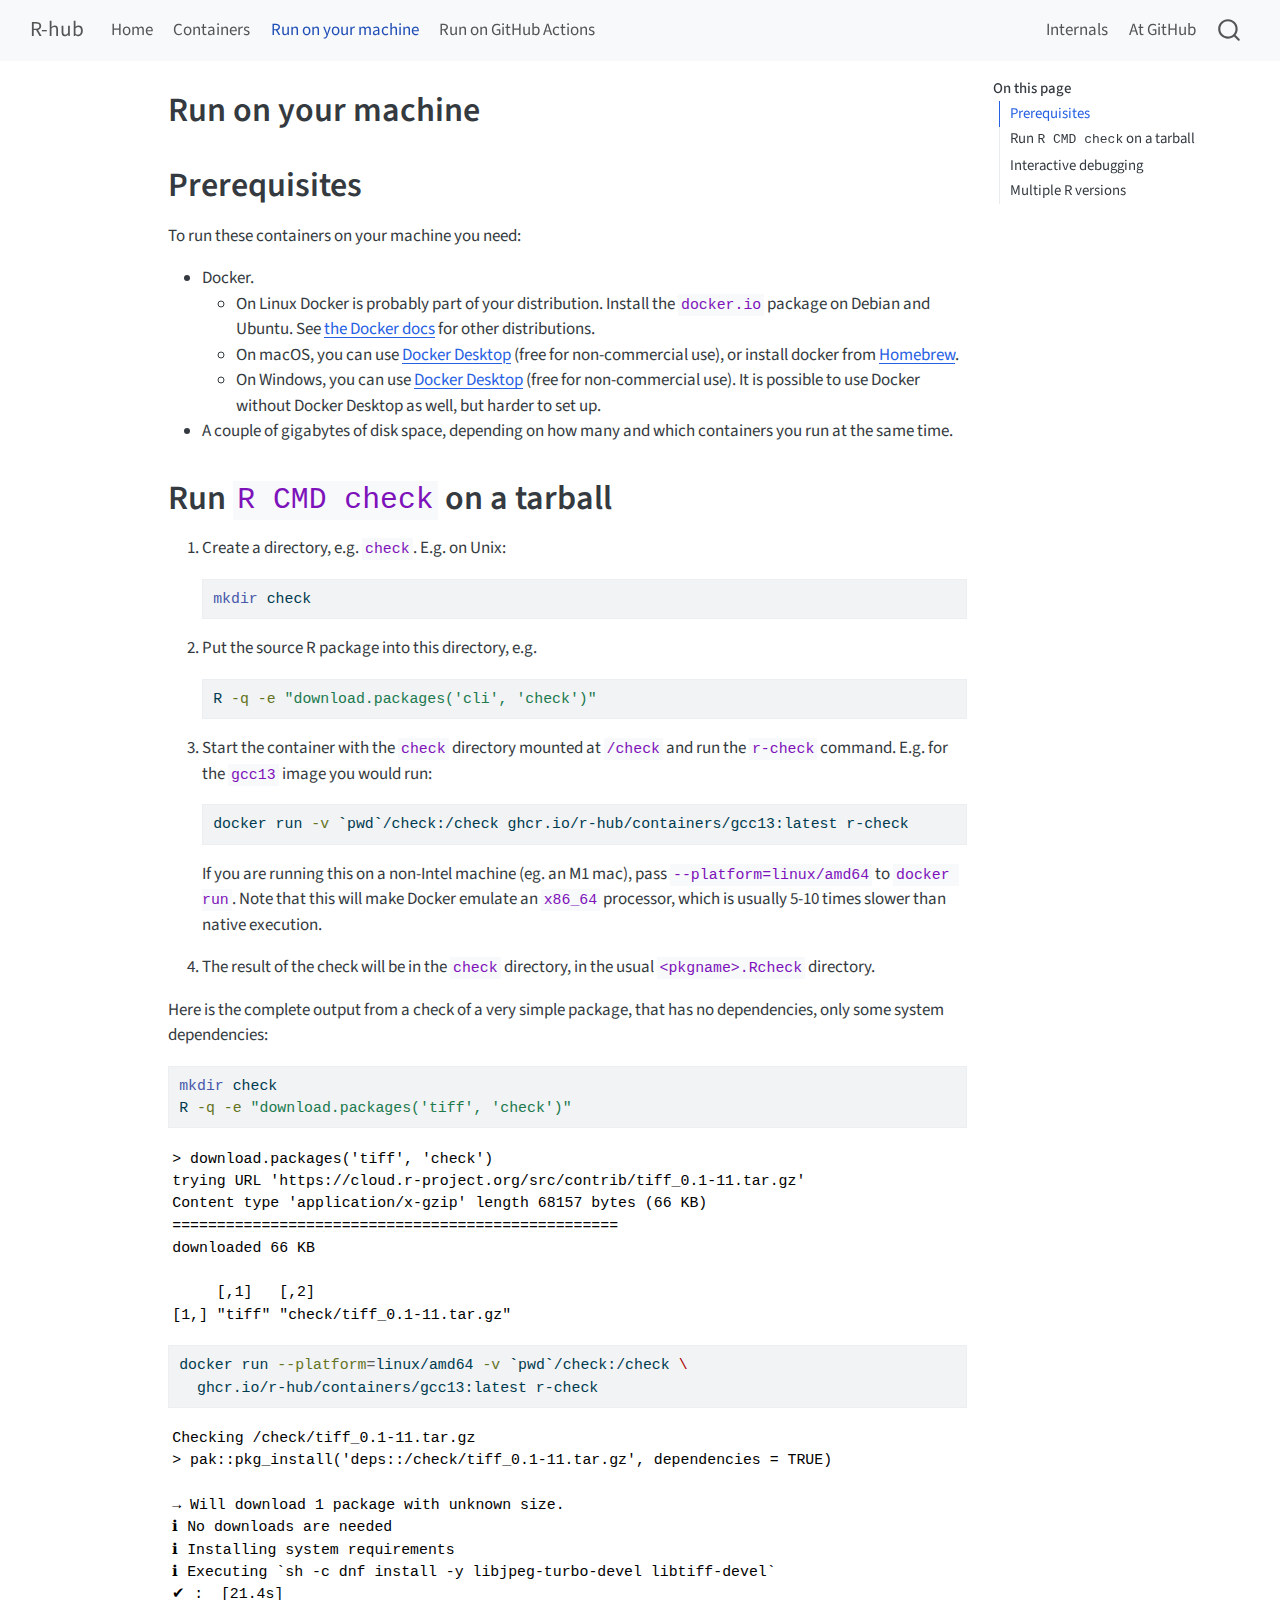
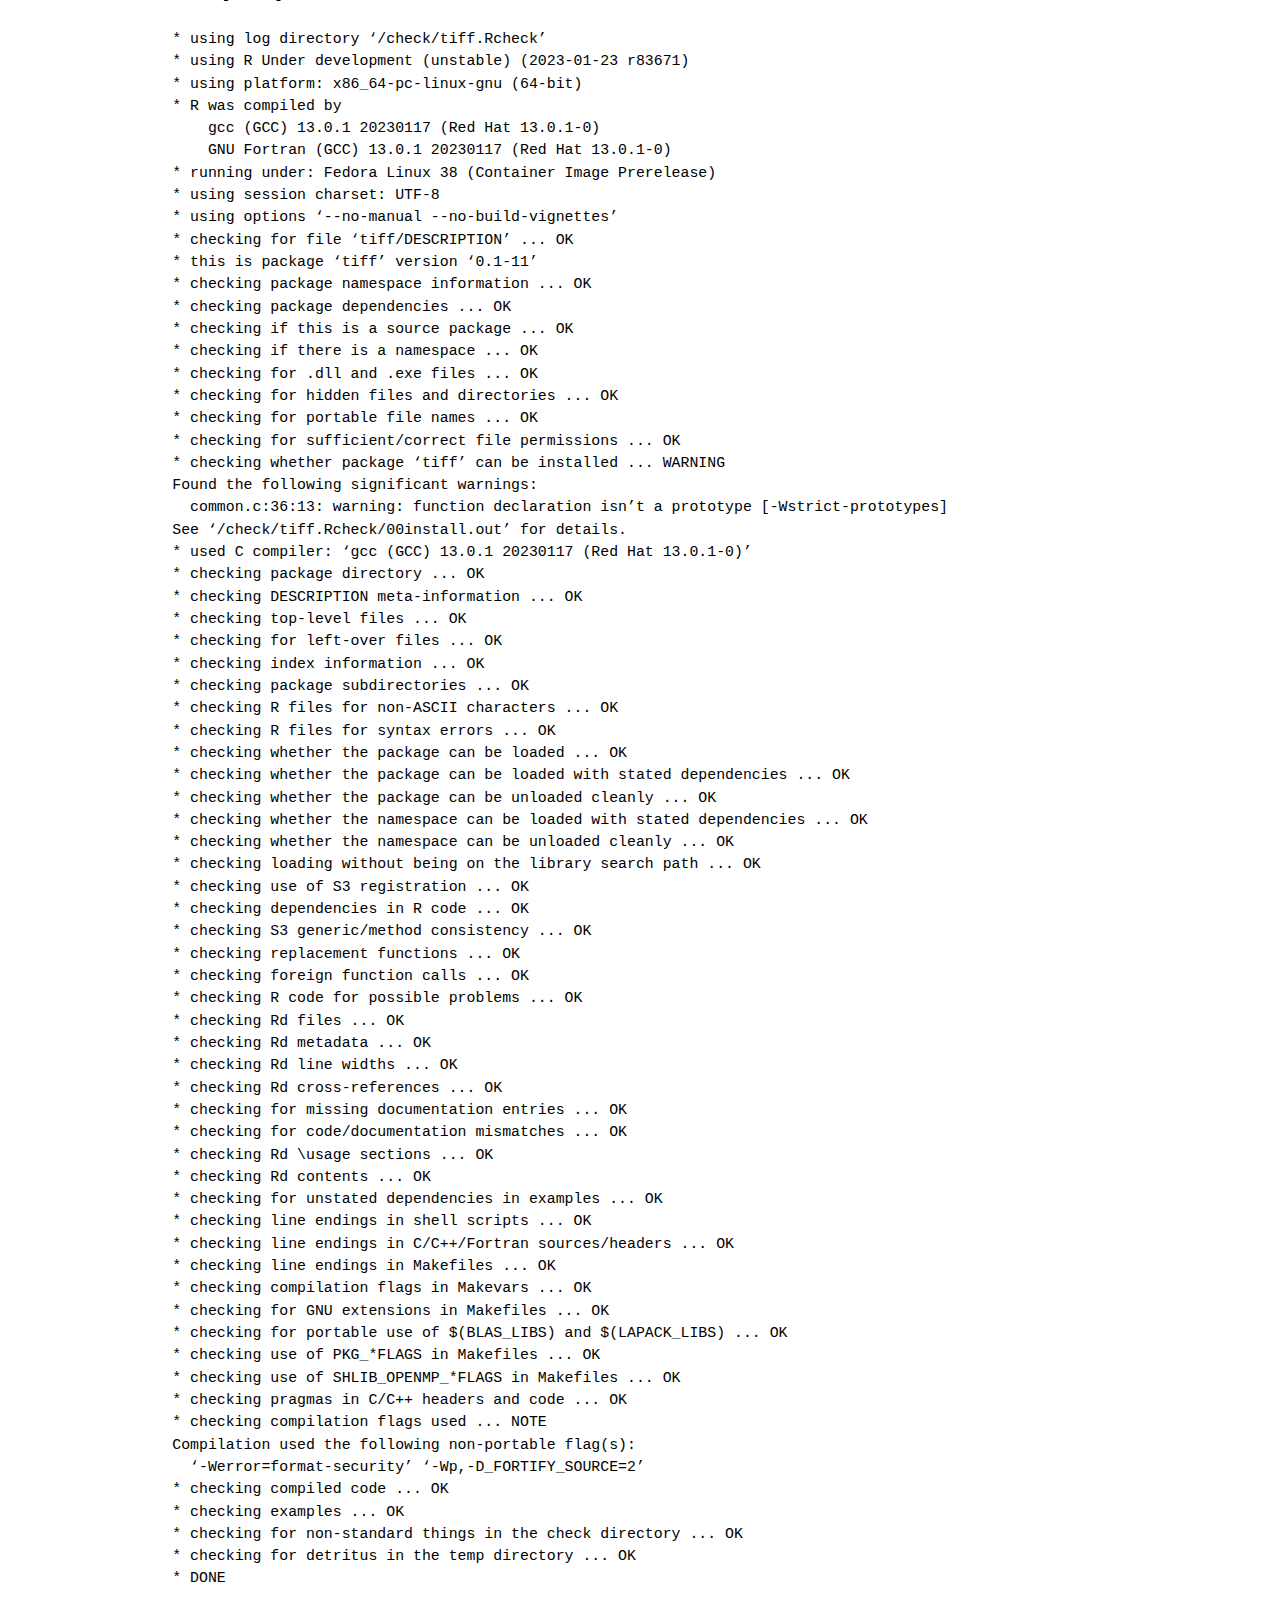
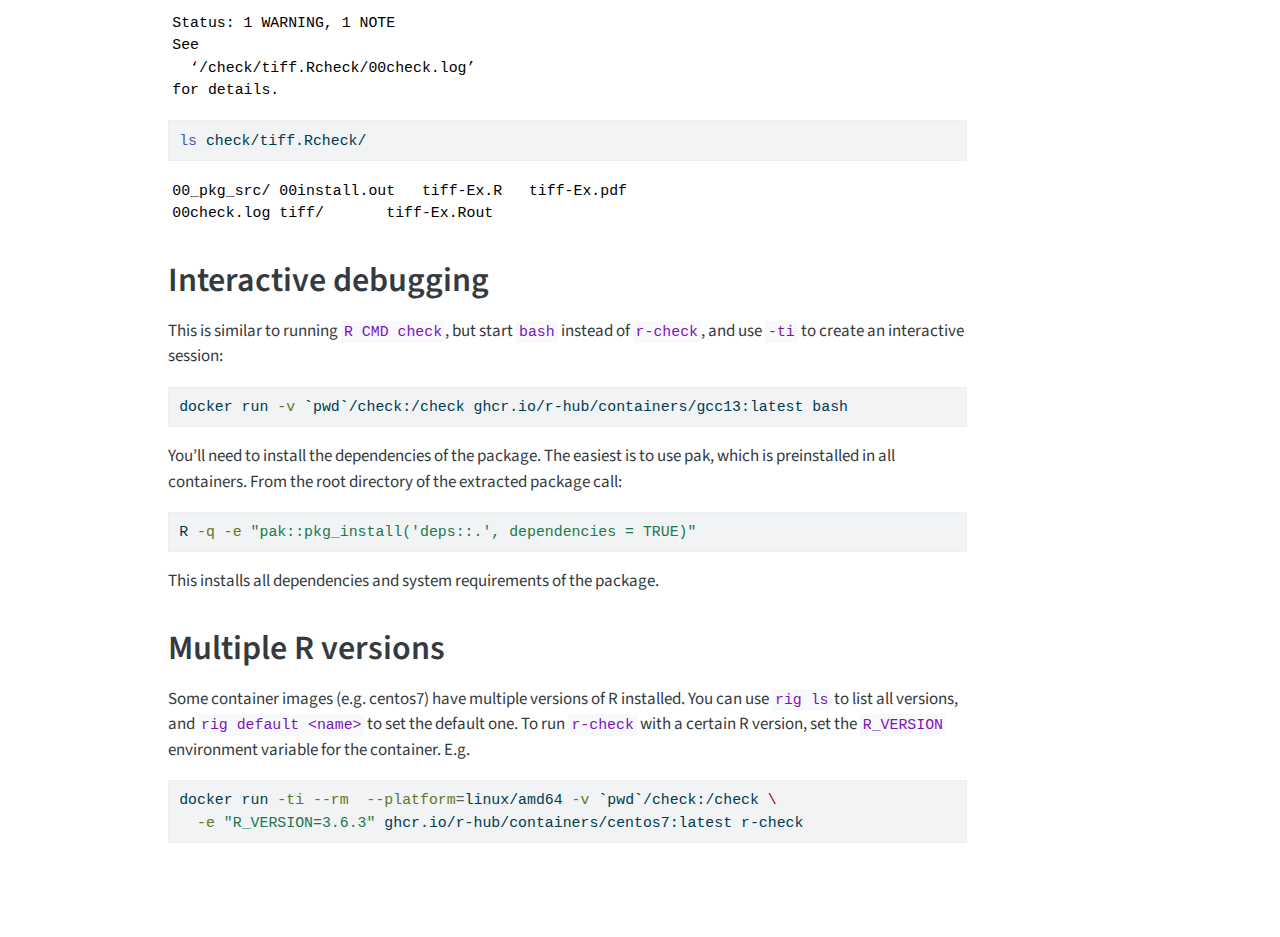
<file: local.html>
<!DOCTYPE html>
<html xmlns="http://www.w3.org/1999/xhtml" lang="en" xml:lang="en"><head>

<meta charset="utf-8">
<meta name="generator" content="quarto-1.6.43">

<meta name="viewport" content="width=device-width, initial-scale=1.0, user-scalable=yes">


<title>Run on your machine – R-hub</title>
<style>
code{white-space: pre-wrap;}
span.smallcaps{font-variant: small-caps;}
div.columns{display: flex; gap: min(4vw, 1.5em);}
div.column{flex: auto; overflow-x: auto;}
div.hanging-indent{margin-left: 1.5em; text-indent: -1.5em;}
ul.task-list{list-style: none;}
ul.task-list li input[type="checkbox"] {
  width: 0.8em;
  margin: 0 0.8em 0.2em -1em; /* quarto-specific, see https://github.com/quarto-dev/quarto-cli/issues/4556 */ 
  vertical-align: middle;
}
/* CSS for syntax highlighting */
pre > code.sourceCode { white-space: pre; position: relative; }
pre > code.sourceCode > span { line-height: 1.25; }
pre > code.sourceCode > span:empty { height: 1.2em; }
.sourceCode { overflow: visible; }
code.sourceCode > span { color: inherit; text-decoration: inherit; }
div.sourceCode { margin: 1em 0; }
pre.sourceCode { margin: 0; }
@media screen {
div.sourceCode { overflow: auto; }
}
@media print {
pre > code.sourceCode { white-space: pre-wrap; }
pre > code.sourceCode > span { display: inline-block; text-indent: -5em; padding-left: 5em; }
}
pre.numberSource code
  { counter-reset: source-line 0; }
pre.numberSource code > span
  { position: relative; left: -4em; counter-increment: source-line; }
pre.numberSource code > span > a:first-child::before
  { content: counter(source-line);
    position: relative; left: -1em; text-align: right; vertical-align: baseline;
    border: none; display: inline-block;
    -webkit-touch-callout: none; -webkit-user-select: none;
    -khtml-user-select: none; -moz-user-select: none;
    -ms-user-select: none; user-select: none;
    padding: 0 4px; width: 4em;
  }
pre.numberSource { margin-left: 3em;  padding-left: 4px; }
div.sourceCode
  {   }
@media screen {
pre > code.sourceCode > span > a:first-child::before { text-decoration: underline; }
}
</style>


<script src="site_libs/quarto-nav/quarto-nav.js"></script>
<script src="site_libs/quarto-nav/headroom.min.js"></script>
<script src="site_libs/clipboard/clipboard.min.js"></script>
<script src="site_libs/quarto-search/autocomplete.umd.js"></script>
<script src="site_libs/quarto-search/fuse.min.js"></script>
<script src="site_libs/quarto-search/quarto-search.js"></script>
<meta name="quarto:offset" content="./">
<script src="site_libs/quarto-html/quarto.js"></script>
<script src="site_libs/quarto-html/popper.min.js"></script>
<script src="site_libs/quarto-html/tippy.umd.min.js"></script>
<script src="site_libs/quarto-html/anchor.min.js"></script>
<link href="site_libs/quarto-html/tippy.css" rel="stylesheet">
<link href="site_libs/quarto-html/quarto-syntax-highlighting-d4d76bf8491c20bad77d141916dc28e1.css" rel="stylesheet" id="quarto-text-highlighting-styles">
<script src="site_libs/bootstrap/bootstrap.min.js"></script>
<link href="site_libs/bootstrap/bootstrap-icons.css" rel="stylesheet">
<link href="site_libs/bootstrap/bootstrap-8647a4a42273f773479d27c00df3f9ed.min.css" rel="stylesheet" append-hash="true" id="quarto-bootstrap" data-mode="light">
<script id="quarto-search-options" type="application/json">{
  "location": "navbar",
  "copy-button": false,
  "collapse-after": 3,
  "panel-placement": "end",
  "type": "overlay",
  "limit": 50,
  "keyboard-shortcut": [
    "f",
    "/",
    "s"
  ],
  "show-item-context": false,
  "language": {
    "search-no-results-text": "No results",
    "search-matching-documents-text": "matching documents",
    "search-copy-link-title": "Copy link to search",
    "search-hide-matches-text": "Hide additional matches",
    "search-more-match-text": "more match in this document",
    "search-more-matches-text": "more matches in this document",
    "search-clear-button-title": "Clear",
    "search-text-placeholder": "",
    "search-detached-cancel-button-title": "Cancel",
    "search-submit-button-title": "Submit",
    "search-label": "Search"
  }
}</script>


<link rel="stylesheet" href="styles.css">
</head>

<body class="nav-fixed">

<div id="quarto-search-results"></div>
  <header id="quarto-header" class="headroom fixed-top">
    <nav class="navbar navbar-expand-lg " data-bs-theme="dark">
      <div class="navbar-container container-fluid">
      <div class="navbar-brand-container mx-auto">
    <a class="navbar-brand" href="./index.html">
    <span class="navbar-title">R-hub</span>
    </a>
  </div>
            <div id="quarto-search" class="" title="Search"></div>
          <button class="navbar-toggler" type="button" data-bs-toggle="collapse" data-bs-target="#navbarCollapse" aria-controls="navbarCollapse" role="menu" aria-expanded="false" aria-label="Toggle navigation" onclick="if (window.quartoToggleHeadroom) { window.quartoToggleHeadroom(); }">
  <span class="navbar-toggler-icon"></span>
</button>
          <div class="collapse navbar-collapse" id="navbarCollapse">
            <ul class="navbar-nav navbar-nav-scroll me-auto">
  <li class="nav-item">
    <a class="nav-link" href="./index.html"> 
<span class="menu-text">Home</span></a>
  </li>  
  <li class="nav-item">
    <a class="nav-link" href="./containers.html"> 
<span class="menu-text">Containers</span></a>
  </li>  
  <li class="nav-item">
    <a class="nav-link active" href="./local.html" aria-current="page"> 
<span class="menu-text">Run on your machine</span></a>
  </li>  
  <li class="nav-item">
    <a class="nav-link" href="./gha.html"> 
<span class="menu-text">Run on GitHub Actions</span></a>
  </li>  
</ul>
            <ul class="navbar-nav navbar-nav-scroll ms-auto">
  <li class="nav-item">
    <a class="nav-link" href="./internals.html"> 
<span class="menu-text">Internals</span></a>
  </li>  
  <li class="nav-item">
    <a class="nav-link" href="https://github.com/r-hub/containers"> 
<span class="menu-text">At GitHub</span></a>
  </li>  
</ul>
          </div> <!-- /navcollapse -->
            <div class="quarto-navbar-tools">
</div>
      </div> <!-- /container-fluid -->
    </nav>
</header>
<!-- content -->
<div id="quarto-content" class="quarto-container page-columns page-rows-contents page-layout-article page-navbar">
<!-- sidebar -->
<!-- margin-sidebar -->
    <div id="quarto-margin-sidebar" class="sidebar margin-sidebar">
        <nav id="TOC" role="doc-toc" class="toc-active">
    <h2 id="toc-title">On this page</h2>
   
  <ul>
  <li><a href="#prerequisites" id="toc-prerequisites" class="nav-link active" data-scroll-target="#prerequisites">Prerequisites</a></li>
  <li><a href="#run-r-cmd-check-on-a-tarball" id="toc-run-r-cmd-check-on-a-tarball" class="nav-link" data-scroll-target="#run-r-cmd-check-on-a-tarball">Run <code>R CMD check</code> on a tarball</a></li>
  <li><a href="#interactive-debugging" id="toc-interactive-debugging" class="nav-link" data-scroll-target="#interactive-debugging">Interactive debugging</a></li>
  <li><a href="#multiple-r-versions" id="toc-multiple-r-versions" class="nav-link" data-scroll-target="#multiple-r-versions">Multiple R versions</a></li>
  </ul>
</nav>
    </div>
<!-- main -->
<main class="content" id="quarto-document-content">

<header id="title-block-header" class="quarto-title-block default">
<div class="quarto-title">
<h1 class="title">Run on your machine</h1>
</div>



<div class="quarto-title-meta">

    
  
    
  </div>
  


</header>


<section id="prerequisites" class="level1">
<h1>Prerequisites</h1>
<p>To run these containers on your machine you need:</p>
<ul>
<li>Docker.
<ul>
<li>On Linux Docker is probably part of your distribution. Install the <code>docker.io</code> package on Debian and Ubuntu. See <a href="https://docs.docker.com/engine/install/">the Docker docs</a> for other distributions.</li>
<li>On macOS, you can use <a href="https://docs.docker.com/get-docker/">Docker Desktop</a> (free for non-commercial use), or install docker from <a href="https://brew.sh/">Homebrew</a>.</li>
<li>On Windows, you can use <a href="https://docs.docker.com/get-docker/">Docker Desktop</a> (free for non-commercial use). It is possible to use Docker without Docker Desktop as well, but harder to set up.</li>
</ul></li>
<li>A couple of gigabytes of disk space, depending on how many and which containers you run at the same time.</li>
</ul>
</section>
<section id="run-r-cmd-check-on-a-tarball" class="level1">
<h1>Run <code>R CMD check</code> on a tarball</h1>
<ol type="1">
<li><p>Create a directory, e.g.&nbsp;<code>check</code>. E.g. on Unix:</p>
<div class="sourceCode" id="cb1"><pre class="sourceCode sh code-with-copy"><code class="sourceCode bash"><span id="cb1-1"><a href="#cb1-1" aria-hidden="true" tabindex="-1"></a><span class="fu">mkdir</span> check</span></code><button title="Copy to Clipboard" class="code-copy-button"><i class="bi"></i></button></pre></div></li>
<li><p>Put the source R package into this directory, e.g.</p>
<div class="sourceCode" id="cb2"><pre class="sourceCode sh code-with-copy"><code class="sourceCode bash"><span id="cb2-1"><a href="#cb2-1" aria-hidden="true" tabindex="-1"></a><span class="ex">R</span> <span class="at">-q</span> <span class="at">-e</span> <span class="st">"download.packages('cli', 'check')"</span></span></code><button title="Copy to Clipboard" class="code-copy-button"><i class="bi"></i></button></pre></div></li>
<li><p>Start the container with the <code>check</code> directory mounted at <code>/check</code> and run the <code>r-check</code> command. E.g. for the <code>gcc13</code> image you would run:</p>
<div class="sourceCode" id="cb3"><pre class="sourceCode sh code-with-copy"><code class="sourceCode bash"><span id="cb3-1"><a href="#cb3-1" aria-hidden="true" tabindex="-1"></a><span class="ex">docker</span> run <span class="at">-v</span> <span class="kw">`</span><span class="bu">pwd</span><span class="kw">`</span>/check:/check ghcr.io/r-hub/containers/gcc13:latest r-check</span></code><button title="Copy to Clipboard" class="code-copy-button"><i class="bi"></i></button></pre></div>
<p>If you are running this on a non-Intel machine (eg. an M1 mac), pass <code>--platform=linux/amd64</code> to <code>docker run</code>. Note that this will make Docker emulate an <code>x86_64</code> processor, which is usually 5-10 times slower than native execution.</p></li>
<li><p>The result of the check will be in the <code>check</code> directory, in the usual <code>&lt;pkgname&gt;.Rcheck</code> directory.</p></li>
</ol>
<p>Here is the complete output from a check of a very simple package, that has no dependencies, only some system dependencies:</p>
<div class="sourceCode" id="cb4"><pre class="sourceCode sh code-with-copy"><code class="sourceCode bash"><span id="cb4-1"><a href="#cb4-1" aria-hidden="true" tabindex="-1"></a><span class="fu">mkdir</span> check</span>
<span id="cb4-2"><a href="#cb4-2" aria-hidden="true" tabindex="-1"></a><span class="ex">R</span> <span class="at">-q</span> <span class="at">-e</span> <span class="st">"download.packages('tiff', 'check')"</span></span></code><button title="Copy to Clipboard" class="code-copy-button"><i class="bi"></i></button></pre></div>
<pre><code>&gt; download.packages('tiff', 'check')
trying URL 'https://cloud.r-project.org/src/contrib/tiff_0.1-11.tar.gz'
Content type 'application/x-gzip' length 68157 bytes (66 KB)
==================================================
downloaded 66 KB

     [,1]   [,2]
[1,] "tiff" "check/tiff_0.1-11.tar.gz"</code></pre>
<div class="sourceCode" id="cb6"><pre class="sourceCode sh code-with-copy"><code class="sourceCode bash"><span id="cb6-1"><a href="#cb6-1" aria-hidden="true" tabindex="-1"></a><span class="ex">docker</span> run <span class="at">--platform</span><span class="op">=</span>linux/amd64 <span class="at">-v</span> <span class="kw">`</span><span class="bu">pwd</span><span class="kw">`</span>/check:/check <span class="dt">\</span></span>
<span id="cb6-2"><a href="#cb6-2" aria-hidden="true" tabindex="-1"></a>  ghcr.io/r-hub/containers/gcc13:latest r-check</span></code><button title="Copy to Clipboard" class="code-copy-button"><i class="bi"></i></button></pre></div>
<pre><code>Checking /check/tiff_0.1-11.tar.gz
&gt; pak::pkg_install('deps::/check/tiff_0.1-11.tar.gz', dependencies = TRUE)

→ Will download 1 package with unknown size.
ℹ No downloads are needed
ℹ Installing system requirements
ℹ Executing `sh -c dnf install -y libjpeg-turbo-devel libtiff-devel`
✔ :  [21.4s]

* using log directory ‘/check/tiff.Rcheck’
* using R Under development (unstable) (2023-01-23 r83671)
* using platform: x86_64-pc-linux-gnu (64-bit)
* R was compiled by
    gcc (GCC) 13.0.1 20230117 (Red Hat 13.0.1-0)
    GNU Fortran (GCC) 13.0.1 20230117 (Red Hat 13.0.1-0)
* running under: Fedora Linux 38 (Container Image Prerelease)
* using session charset: UTF-8
* using options ‘--no-manual --no-build-vignettes’
* checking for file ‘tiff/DESCRIPTION’ ... OK
* this is package ‘tiff’ version ‘0.1-11’
* checking package namespace information ... OK
* checking package dependencies ... OK
* checking if this is a source package ... OK
* checking if there is a namespace ... OK
* checking for .dll and .exe files ... OK
* checking for hidden files and directories ... OK
* checking for portable file names ... OK
* checking for sufficient/correct file permissions ... OK
* checking whether package ‘tiff’ can be installed ... WARNING
Found the following significant warnings:
  common.c:36:13: warning: function declaration isn’t a prototype [-Wstrict-prototypes]
See ‘/check/tiff.Rcheck/00install.out’ for details.
* used C compiler: ‘gcc (GCC) 13.0.1 20230117 (Red Hat 13.0.1-0)’
* checking package directory ... OK
* checking DESCRIPTION meta-information ... OK
* checking top-level files ... OK
* checking for left-over files ... OK
* checking index information ... OK
* checking package subdirectories ... OK
* checking R files for non-ASCII characters ... OK
* checking R files for syntax errors ... OK
* checking whether the package can be loaded ... OK
* checking whether the package can be loaded with stated dependencies ... OK
* checking whether the package can be unloaded cleanly ... OK
* checking whether the namespace can be loaded with stated dependencies ... OK
* checking whether the namespace can be unloaded cleanly ... OK
* checking loading without being on the library search path ... OK
* checking use of S3 registration ... OK
* checking dependencies in R code ... OK
* checking S3 generic/method consistency ... OK
* checking replacement functions ... OK
* checking foreign function calls ... OK
* checking R code for possible problems ... OK
* checking Rd files ... OK
* checking Rd metadata ... OK
* checking Rd line widths ... OK
* checking Rd cross-references ... OK
* checking for missing documentation entries ... OK
* checking for code/documentation mismatches ... OK
* checking Rd \usage sections ... OK
* checking Rd contents ... OK
* checking for unstated dependencies in examples ... OK
* checking line endings in shell scripts ... OK
* checking line endings in C/C++/Fortran sources/headers ... OK
* checking line endings in Makefiles ... OK
* checking compilation flags in Makevars ... OK
* checking for GNU extensions in Makefiles ... OK
* checking for portable use of $(BLAS_LIBS) and $(LAPACK_LIBS) ... OK
* checking use of PKG_*FLAGS in Makefiles ... OK
* checking use of SHLIB_OPENMP_*FLAGS in Makefiles ... OK
* checking pragmas in C/C++ headers and code ... OK
* checking compilation flags used ... NOTE
Compilation used the following non-portable flag(s):
  ‘-Werror=format-security’ ‘-Wp,-D_FORTIFY_SOURCE=2’
* checking compiled code ... OK
* checking examples ... OK
* checking for non-standard things in the check directory ... OK
* checking for detritus in the temp directory ... OK
* DONE

Status: 1 WARNING, 1 NOTE
See
  ‘/check/tiff.Rcheck/00check.log’
for details.</code></pre>
<div class="sourceCode" id="cb8"><pre class="sourceCode sh code-with-copy"><code class="sourceCode bash"><span id="cb8-1"><a href="#cb8-1" aria-hidden="true" tabindex="-1"></a><span class="fu">ls</span> check/tiff.Rcheck/</span></code><button title="Copy to Clipboard" class="code-copy-button"><i class="bi"></i></button></pre></div>
<pre><code>00_pkg_src/ 00install.out   tiff-Ex.R   tiff-Ex.pdf
00check.log tiff/       tiff-Ex.Rout</code></pre>
</section>
<section id="interactive-debugging" class="level1">
<h1>Interactive debugging</h1>
<p>This is similar to running <code>R CMD check</code>, but start <code>bash</code> instead of <code>r-check</code>, and use <code>-ti</code> to create an interactive session:</p>
<div class="sourceCode" id="cb10"><pre class="sourceCode sh code-with-copy"><code class="sourceCode bash"><span id="cb10-1"><a href="#cb10-1" aria-hidden="true" tabindex="-1"></a><span class="ex">docker</span> run <span class="at">-v</span> <span class="kw">`</span><span class="bu">pwd</span><span class="kw">`</span>/check:/check ghcr.io/r-hub/containers/gcc13:latest bash</span></code><button title="Copy to Clipboard" class="code-copy-button"><i class="bi"></i></button></pre></div>
<p>You’ll need to install the dependencies of the package. The easiest is to use pak, which is preinstalled in all containers. From the root directory of the extracted package call:</p>
<div class="sourceCode" id="cb11"><pre class="sourceCode sh code-with-copy"><code class="sourceCode bash"><span id="cb11-1"><a href="#cb11-1" aria-hidden="true" tabindex="-1"></a><span class="ex">R</span> <span class="at">-q</span> <span class="at">-e</span> <span class="st">"pak::pkg_install('deps::.', dependencies = TRUE)"</span></span></code><button title="Copy to Clipboard" class="code-copy-button"><i class="bi"></i></button></pre></div>
<p>This installs all dependencies and system requirements of the package.</p>
</section>
<section id="multiple-r-versions" class="level1">
<h1>Multiple R versions</h1>
<p>Some container images (e.g.&nbsp;centos7) have multiple versions of R installed. You can use <code>rig ls</code> to list all versions, and <code>rig default &lt;name&gt;</code> to set the default one. To run <code>r-check</code> with a certain R version, set the <code>R_VERSION</code> environment variable for the container. E.g.</p>
<div class="sourceCode" id="cb12"><pre class="sourceCode sh code-with-copy"><code class="sourceCode bash"><span id="cb12-1"><a href="#cb12-1" aria-hidden="true" tabindex="-1"></a><span class="ex">docker</span> run <span class="at">-ti</span> <span class="at">--rm</span>  <span class="at">--platform</span><span class="op">=</span>linux/amd64 <span class="at">-v</span> <span class="kw">`</span><span class="bu">pwd</span><span class="kw">`</span>/check:/check <span class="dt">\</span></span>
<span id="cb12-2"><a href="#cb12-2" aria-hidden="true" tabindex="-1"></a>  <span class="at">-e</span> <span class="st">"R_VERSION=3.6.3"</span> ghcr.io/r-hub/containers/centos7:latest r-check</span></code><button title="Copy to Clipboard" class="code-copy-button"><i class="bi"></i></button></pre></div>


</section>

</main> <!-- /main -->
<script id="quarto-html-after-body" type="application/javascript">
window.document.addEventListener("DOMContentLoaded", function (event) {
  const toggleBodyColorMode = (bsSheetEl) => {
    const mode = bsSheetEl.getAttribute("data-mode");
    const bodyEl = window.document.querySelector("body");
    if (mode === "dark") {
      bodyEl.classList.add("quarto-dark");
      bodyEl.classList.remove("quarto-light");
    } else {
      bodyEl.classList.add("quarto-light");
      bodyEl.classList.remove("quarto-dark");
    }
  }
  const toggleBodyColorPrimary = () => {
    const bsSheetEl = window.document.querySelector("link#quarto-bootstrap");
    if (bsSheetEl) {
      toggleBodyColorMode(bsSheetEl);
    }
  }
  toggleBodyColorPrimary();  
  const icon = "";
  const anchorJS = new window.AnchorJS();
  anchorJS.options = {
    placement: 'right',
    icon: icon
  };
  anchorJS.add('.anchored');
  const isCodeAnnotation = (el) => {
    for (const clz of el.classList) {
      if (clz.startsWith('code-annotation-')) {                     
        return true;
      }
    }
    return false;
  }
  const onCopySuccess = function(e) {
    // button target
    const button = e.trigger;
    // don't keep focus
    button.blur();
    // flash "checked"
    button.classList.add('code-copy-button-checked');
    var currentTitle = button.getAttribute("title");
    button.setAttribute("title", "Copied!");
    let tooltip;
    if (window.bootstrap) {
      button.setAttribute("data-bs-toggle", "tooltip");
      button.setAttribute("data-bs-placement", "left");
      button.setAttribute("data-bs-title", "Copied!");
      tooltip = new bootstrap.Tooltip(button, 
        { trigger: "manual", 
          customClass: "code-copy-button-tooltip",
          offset: [0, -8]});
      tooltip.show();    
    }
    setTimeout(function() {
      if (tooltip) {
        tooltip.hide();
        button.removeAttribute("data-bs-title");
        button.removeAttribute("data-bs-toggle");
        button.removeAttribute("data-bs-placement");
      }
      button.setAttribute("title", currentTitle);
      button.classList.remove('code-copy-button-checked');
    }, 1000);
    // clear code selection
    e.clearSelection();
  }
  const getTextToCopy = function(trigger) {
      const codeEl = trigger.previousElementSibling.cloneNode(true);
      for (const childEl of codeEl.children) {
        if (isCodeAnnotation(childEl)) {
          childEl.remove();
        }
      }
      return codeEl.innerText;
  }
  const clipboard = new window.ClipboardJS('.code-copy-button:not([data-in-quarto-modal])', {
    text: getTextToCopy
  });
  clipboard.on('success', onCopySuccess);
  if (window.document.getElementById('quarto-embedded-source-code-modal')) {
    const clipboardModal = new window.ClipboardJS('.code-copy-button[data-in-quarto-modal]', {
      text: getTextToCopy,
      container: window.document.getElementById('quarto-embedded-source-code-modal')
    });
    clipboardModal.on('success', onCopySuccess);
  }
    var localhostRegex = new RegExp(/^(?:http|https):\/\/localhost\:?[0-9]*\//);
    var mailtoRegex = new RegExp(/^mailto:/);
      var filterRegex = new RegExp("https:\/\/r-hub\.github\.io\/containers\/");
    var isInternal = (href) => {
        return filterRegex.test(href) || localhostRegex.test(href) || mailtoRegex.test(href);
    }
    // Inspect non-navigation links and adorn them if external
 	var links = window.document.querySelectorAll('a[href]:not(.nav-link):not(.navbar-brand):not(.toc-action):not(.sidebar-link):not(.sidebar-item-toggle):not(.pagination-link):not(.no-external):not([aria-hidden]):not(.dropdown-item):not(.quarto-navigation-tool):not(.about-link)');
    for (var i=0; i<links.length; i++) {
      const link = links[i];
      if (!isInternal(link.href)) {
        // undo the damage that might have been done by quarto-nav.js in the case of
        // links that we want to consider external
        if (link.dataset.originalHref !== undefined) {
          link.href = link.dataset.originalHref;
        }
      }
    }
  function tippyHover(el, contentFn, onTriggerFn, onUntriggerFn) {
    const config = {
      allowHTML: true,
      maxWidth: 500,
      delay: 100,
      arrow: false,
      appendTo: function(el) {
          return el.parentElement;
      },
      interactive: true,
      interactiveBorder: 10,
      theme: 'quarto',
      placement: 'bottom-start',
    };
    if (contentFn) {
      config.content = contentFn;
    }
    if (onTriggerFn) {
      config.onTrigger = onTriggerFn;
    }
    if (onUntriggerFn) {
      config.onUntrigger = onUntriggerFn;
    }
    window.tippy(el, config); 
  }
  const noterefs = window.document.querySelectorAll('a[role="doc-noteref"]');
  for (var i=0; i<noterefs.length; i++) {
    const ref = noterefs[i];
    tippyHover(ref, function() {
      // use id or data attribute instead here
      let href = ref.getAttribute('data-footnote-href') || ref.getAttribute('href');
      try { href = new URL(href).hash; } catch {}
      const id = href.replace(/^#\/?/, "");
      const note = window.document.getElementById(id);
      if (note) {
        return note.innerHTML;
      } else {
        return "";
      }
    });
  }
  const xrefs = window.document.querySelectorAll('a.quarto-xref');
  const processXRef = (id, note) => {
    // Strip column container classes
    const stripColumnClz = (el) => {
      el.classList.remove("page-full", "page-columns");
      if (el.children) {
        for (const child of el.children) {
          stripColumnClz(child);
        }
      }
    }
    stripColumnClz(note)
    if (id === null || id.startsWith('sec-')) {
      // Special case sections, only their first couple elements
      const container = document.createElement("div");
      if (note.children && note.children.length > 2) {
        container.appendChild(note.children[0].cloneNode(true));
        for (let i = 1; i < note.children.length; i++) {
          const child = note.children[i];
          if (child.tagName === "P" && child.innerText === "") {
            continue;
          } else {
            container.appendChild(child.cloneNode(true));
            break;
          }
        }
        if (window.Quarto?.typesetMath) {
          window.Quarto.typesetMath(container);
        }
        return container.innerHTML
      } else {
        if (window.Quarto?.typesetMath) {
          window.Quarto.typesetMath(note);
        }
        return note.innerHTML;
      }
    } else {
      // Remove any anchor links if they are present
      const anchorLink = note.querySelector('a.anchorjs-link');
      if (anchorLink) {
        anchorLink.remove();
      }
      if (window.Quarto?.typesetMath) {
        window.Quarto.typesetMath(note);
      }
      if (note.classList.contains("callout")) {
        return note.outerHTML;
      } else {
        return note.innerHTML;
      }
    }
  }
  for (var i=0; i<xrefs.length; i++) {
    const xref = xrefs[i];
    tippyHover(xref, undefined, function(instance) {
      instance.disable();
      let url = xref.getAttribute('href');
      let hash = undefined; 
      if (url.startsWith('#')) {
        hash = url;
      } else {
        try { hash = new URL(url).hash; } catch {}
      }
      if (hash) {
        const id = hash.replace(/^#\/?/, "");
        const note = window.document.getElementById(id);
        if (note !== null) {
          try {
            const html = processXRef(id, note.cloneNode(true));
            instance.setContent(html);
          } finally {
            instance.enable();
            instance.show();
          }
        } else {
          // See if we can fetch this
          fetch(url.split('#')[0])
          .then(res => res.text())
          .then(html => {
            const parser = new DOMParser();
            const htmlDoc = parser.parseFromString(html, "text/html");
            const note = htmlDoc.getElementById(id);
            if (note !== null) {
              const html = processXRef(id, note);
              instance.setContent(html);
            } 
          }).finally(() => {
            instance.enable();
            instance.show();
          });
        }
      } else {
        // See if we can fetch a full url (with no hash to target)
        // This is a special case and we should probably do some content thinning / targeting
        fetch(url)
        .then(res => res.text())
        .then(html => {
          const parser = new DOMParser();
          const htmlDoc = parser.parseFromString(html, "text/html");
          const note = htmlDoc.querySelector('main.content');
          if (note !== null) {
            // This should only happen for chapter cross references
            // (since there is no id in the URL)
            // remove the first header
            if (note.children.length > 0 && note.children[0].tagName === "HEADER") {
              note.children[0].remove();
            }
            const html = processXRef(null, note);
            instance.setContent(html);
          } 
        }).finally(() => {
          instance.enable();
          instance.show();
        });
      }
    }, function(instance) {
    });
  }
      let selectedAnnoteEl;
      const selectorForAnnotation = ( cell, annotation) => {
        let cellAttr = 'data-code-cell="' + cell + '"';
        let lineAttr = 'data-code-annotation="' +  annotation + '"';
        const selector = 'span[' + cellAttr + '][' + lineAttr + ']';
        return selector;
      }
      const selectCodeLines = (annoteEl) => {
        const doc = window.document;
        const targetCell = annoteEl.getAttribute("data-target-cell");
        const targetAnnotation = annoteEl.getAttribute("data-target-annotation");
        const annoteSpan = window.document.querySelector(selectorForAnnotation(targetCell, targetAnnotation));
        const lines = annoteSpan.getAttribute("data-code-lines").split(",");
        const lineIds = lines.map((line) => {
          return targetCell + "-" + line;
        })
        let top = null;
        let height = null;
        let parent = null;
        if (lineIds.length > 0) {
            //compute the position of the single el (top and bottom and make a div)
            const el = window.document.getElementById(lineIds[0]);
            top = el.offsetTop;
            height = el.offsetHeight;
            parent = el.parentElement.parentElement;
          if (lineIds.length > 1) {
            const lastEl = window.document.getElementById(lineIds[lineIds.length - 1]);
            const bottom = lastEl.offsetTop + lastEl.offsetHeight;
            height = bottom - top;
          }
          if (top !== null && height !== null && parent !== null) {
            // cook up a div (if necessary) and position it 
            let div = window.document.getElementById("code-annotation-line-highlight");
            if (div === null) {
              div = window.document.createElement("div");
              div.setAttribute("id", "code-annotation-line-highlight");
              div.style.position = 'absolute';
              parent.appendChild(div);
            }
            div.style.top = top - 2 + "px";
            div.style.height = height + 4 + "px";
            div.style.left = 0;
            let gutterDiv = window.document.getElementById("code-annotation-line-highlight-gutter");
            if (gutterDiv === null) {
              gutterDiv = window.document.createElement("div");
              gutterDiv.setAttribute("id", "code-annotation-line-highlight-gutter");
              gutterDiv.style.position = 'absolute';
              const codeCell = window.document.getElementById(targetCell);
              const gutter = codeCell.querySelector('.code-annotation-gutter');
              gutter.appendChild(gutterDiv);
            }
            gutterDiv.style.top = top - 2 + "px";
            gutterDiv.style.height = height + 4 + "px";
          }
          selectedAnnoteEl = annoteEl;
        }
      };
      const unselectCodeLines = () => {
        const elementsIds = ["code-annotation-line-highlight", "code-annotation-line-highlight-gutter"];
        elementsIds.forEach((elId) => {
          const div = window.document.getElementById(elId);
          if (div) {
            div.remove();
          }
        });
        selectedAnnoteEl = undefined;
      };
        // Handle positioning of the toggle
    window.addEventListener(
      "resize",
      throttle(() => {
        elRect = undefined;
        if (selectedAnnoteEl) {
          selectCodeLines(selectedAnnoteEl);
        }
      }, 10)
    );
    function throttle(fn, ms) {
    let throttle = false;
    let timer;
      return (...args) => {
        if(!throttle) { // first call gets through
            fn.apply(this, args);
            throttle = true;
        } else { // all the others get throttled
            if(timer) clearTimeout(timer); // cancel #2
            timer = setTimeout(() => {
              fn.apply(this, args);
              timer = throttle = false;
            }, ms);
        }
      };
    }
      // Attach click handler to the DT
      const annoteDls = window.document.querySelectorAll('dt[data-target-cell]');
      for (const annoteDlNode of annoteDls) {
        annoteDlNode.addEventListener('click', (event) => {
          const clickedEl = event.target;
          if (clickedEl !== selectedAnnoteEl) {
            unselectCodeLines();
            const activeEl = window.document.querySelector('dt[data-target-cell].code-annotation-active');
            if (activeEl) {
              activeEl.classList.remove('code-annotation-active');
            }
            selectCodeLines(clickedEl);
            clickedEl.classList.add('code-annotation-active');
          } else {
            // Unselect the line
            unselectCodeLines();
            clickedEl.classList.remove('code-annotation-active');
          }
        });
      }
  const findCites = (el) => {
    const parentEl = el.parentElement;
    if (parentEl) {
      const cites = parentEl.dataset.cites;
      if (cites) {
        return {
          el,
          cites: cites.split(' ')
        };
      } else {
        return findCites(el.parentElement)
      }
    } else {
      return undefined;
    }
  };
  var bibliorefs = window.document.querySelectorAll('a[role="doc-biblioref"]');
  for (var i=0; i<bibliorefs.length; i++) {
    const ref = bibliorefs[i];
    const citeInfo = findCites(ref);
    if (citeInfo) {
      tippyHover(citeInfo.el, function() {
        var popup = window.document.createElement('div');
        citeInfo.cites.forEach(function(cite) {
          var citeDiv = window.document.createElement('div');
          citeDiv.classList.add('hanging-indent');
          citeDiv.classList.add('csl-entry');
          var biblioDiv = window.document.getElementById('ref-' + cite);
          if (biblioDiv) {
            citeDiv.innerHTML = biblioDiv.innerHTML;
          }
          popup.appendChild(citeDiv);
        });
        return popup.innerHTML;
      });
    }
  }
});
</script>
</div> <!-- /content -->




</body></html>
</file>
<file: site_libs/quarto-html/tippy.css>
.tippy-box[data-animation=fade][data-state=hidden]{opacity:0}[data-tippy-root]{max-width:calc(100vw - 10px)}.tippy-box{position:relative;background-color:#333;color:#fff;border-radius:4px;font-size:14px;line-height:1.4;white-space:normal;outline:0;transition-property:transform,visibility,opacity}.tippy-box[data-placement^=top]>.tippy-arrow{bottom:0}.tippy-box[data-placement^=top]>.tippy-arrow:before{bottom:-7px;left:0;border-width:8px 8px 0;border-top-color:initial;transform-origin:center top}.tippy-box[data-placement^=bottom]>.tippy-arrow{top:0}.tippy-box[data-placement^=bottom]>.tippy-arrow:before{top:-7px;left:0;border-width:0 8px 8px;border-bottom-color:initial;transform-origin:center bottom}.tippy-box[data-placement^=left]>.tippy-arrow{right:0}.tippy-box[data-placement^=left]>.tippy-arrow:before{border-width:8px 0 8px 8px;border-left-color:initial;right:-7px;transform-origin:center left}.tippy-box[data-placement^=right]>.tippy-arrow{left:0}.tippy-box[data-placement^=right]>.tippy-arrow:before{left:-7px;border-width:8px 8px 8px 0;border-right-color:initial;transform-origin:center right}.tippy-box[data-inertia][data-state=visible]{transition-timing-function:cubic-bezier(.54,1.5,.38,1.11)}.tippy-arrow{width:16px;height:16px;color:#333}.tippy-arrow:before{content:"";position:absolute;border-color:transparent;border-style:solid}.tippy-content{position:relative;padding:5px 9px;z-index:1}
</file>
<file: site_libs/quarto-html/quarto-syntax-highlighting-d4d76bf8491c20bad77d141916dc28e1.css>
/* quarto syntax highlight colors */
:root {
  --quarto-hl-ot-color: #003B4F;
  --quarto-hl-at-color: #657422;
  --quarto-hl-ss-color: #20794D;
  --quarto-hl-an-color: #5E5E5E;
  --quarto-hl-fu-color: #4758AB;
  --quarto-hl-st-color: #20794D;
  --quarto-hl-cf-color: #003B4F;
  --quarto-hl-op-color: #5E5E5E;
  --quarto-hl-er-color: #AD0000;
  --quarto-hl-bn-color: #AD0000;
  --quarto-hl-al-color: #AD0000;
  --quarto-hl-va-color: #111111;
  --quarto-hl-bu-color: inherit;
  --quarto-hl-ex-color: inherit;
  --quarto-hl-pp-color: #AD0000;
  --quarto-hl-in-color: #5E5E5E;
  --quarto-hl-vs-color: #20794D;
  --quarto-hl-wa-color: #5E5E5E;
  --quarto-hl-do-color: #5E5E5E;
  --quarto-hl-im-color: #00769E;
  --quarto-hl-ch-color: #20794D;
  --quarto-hl-dt-color: #AD0000;
  --quarto-hl-fl-color: #AD0000;
  --quarto-hl-co-color: #5E5E5E;
  --quarto-hl-cv-color: #5E5E5E;
  --quarto-hl-cn-color: #8f5902;
  --quarto-hl-sc-color: #5E5E5E;
  --quarto-hl-dv-color: #AD0000;
  --quarto-hl-kw-color: #003B4F;
}

/* other quarto variables */
:root {
  --quarto-font-monospace: SFMono-Regular, Menlo, Monaco, Consolas, "Liberation Mono", "Courier New", monospace;
}

pre > code.sourceCode > span {
  color: #003B4F;
}

code span {
  color: #003B4F;
}

code.sourceCode > span {
  color: #003B4F;
}

div.sourceCode,
div.sourceCode pre.sourceCode {
  color: #003B4F;
}

code span.ot {
  color: #003B4F;
  font-style: inherit;
}

code span.at {
  color: #657422;
  font-style: inherit;
}

code span.ss {
  color: #20794D;
  font-style: inherit;
}

code span.an {
  color: #5E5E5E;
  font-style: inherit;
}

code span.fu {
  color: #4758AB;
  font-style: inherit;
}

code span.st {
  color: #20794D;
  font-style: inherit;
}

code span.cf {
  color: #003B4F;
  font-weight: bold;
  font-style: inherit;
}

code span.op {
  color: #5E5E5E;
  font-style: inherit;
}

code span.er {
  color: #AD0000;
  font-style: inherit;
}

code span.bn {
  color: #AD0000;
  font-style: inherit;
}

code span.al {
  color: #AD0000;
  font-style: inherit;
}

code span.va {
  color: #111111;
  font-style: inherit;
}

code span.bu {
  font-style: inherit;
}

code span.ex {
  font-style: inherit;
}

code span.pp {
  color: #AD0000;
  font-style: inherit;
}

code span.in {
  color: #5E5E5E;
  font-style: inherit;
}

code span.vs {
  color: #20794D;
  font-style: inherit;
}

code span.wa {
  color: #5E5E5E;
  font-style: italic;
}

code span.do {
  color: #5E5E5E;
  font-style: italic;
}

code span.im {
  color: #00769E;
  font-style: inherit;
}

code span.ch {
  color: #20794D;
  font-style: inherit;
}

code span.dt {
  color: #AD0000;
  font-style: inherit;
}

code span.fl {
  color: #AD0000;
  font-style: inherit;
}

code span.co {
  color: #5E5E5E;
  font-style: inherit;
}

code span.cv {
  color: #5E5E5E;
  font-style: italic;
}

code span.cn {
  color: #8f5902;
  font-style: inherit;
}

code span.sc {
  color: #5E5E5E;
  font-style: inherit;
}

code span.dv {
  color: #AD0000;
  font-style: inherit;
}

code span.kw {
  color: #003B4F;
  font-weight: bold;
  font-style: inherit;
}

.prevent-inlining {
  content: "</";
}

/*# sourceMappingURL=c9c5d451c23b744f9cb2c98992a0aef2.css.map */
</file>
<file: styles.css>
/* css styles */
</file>
